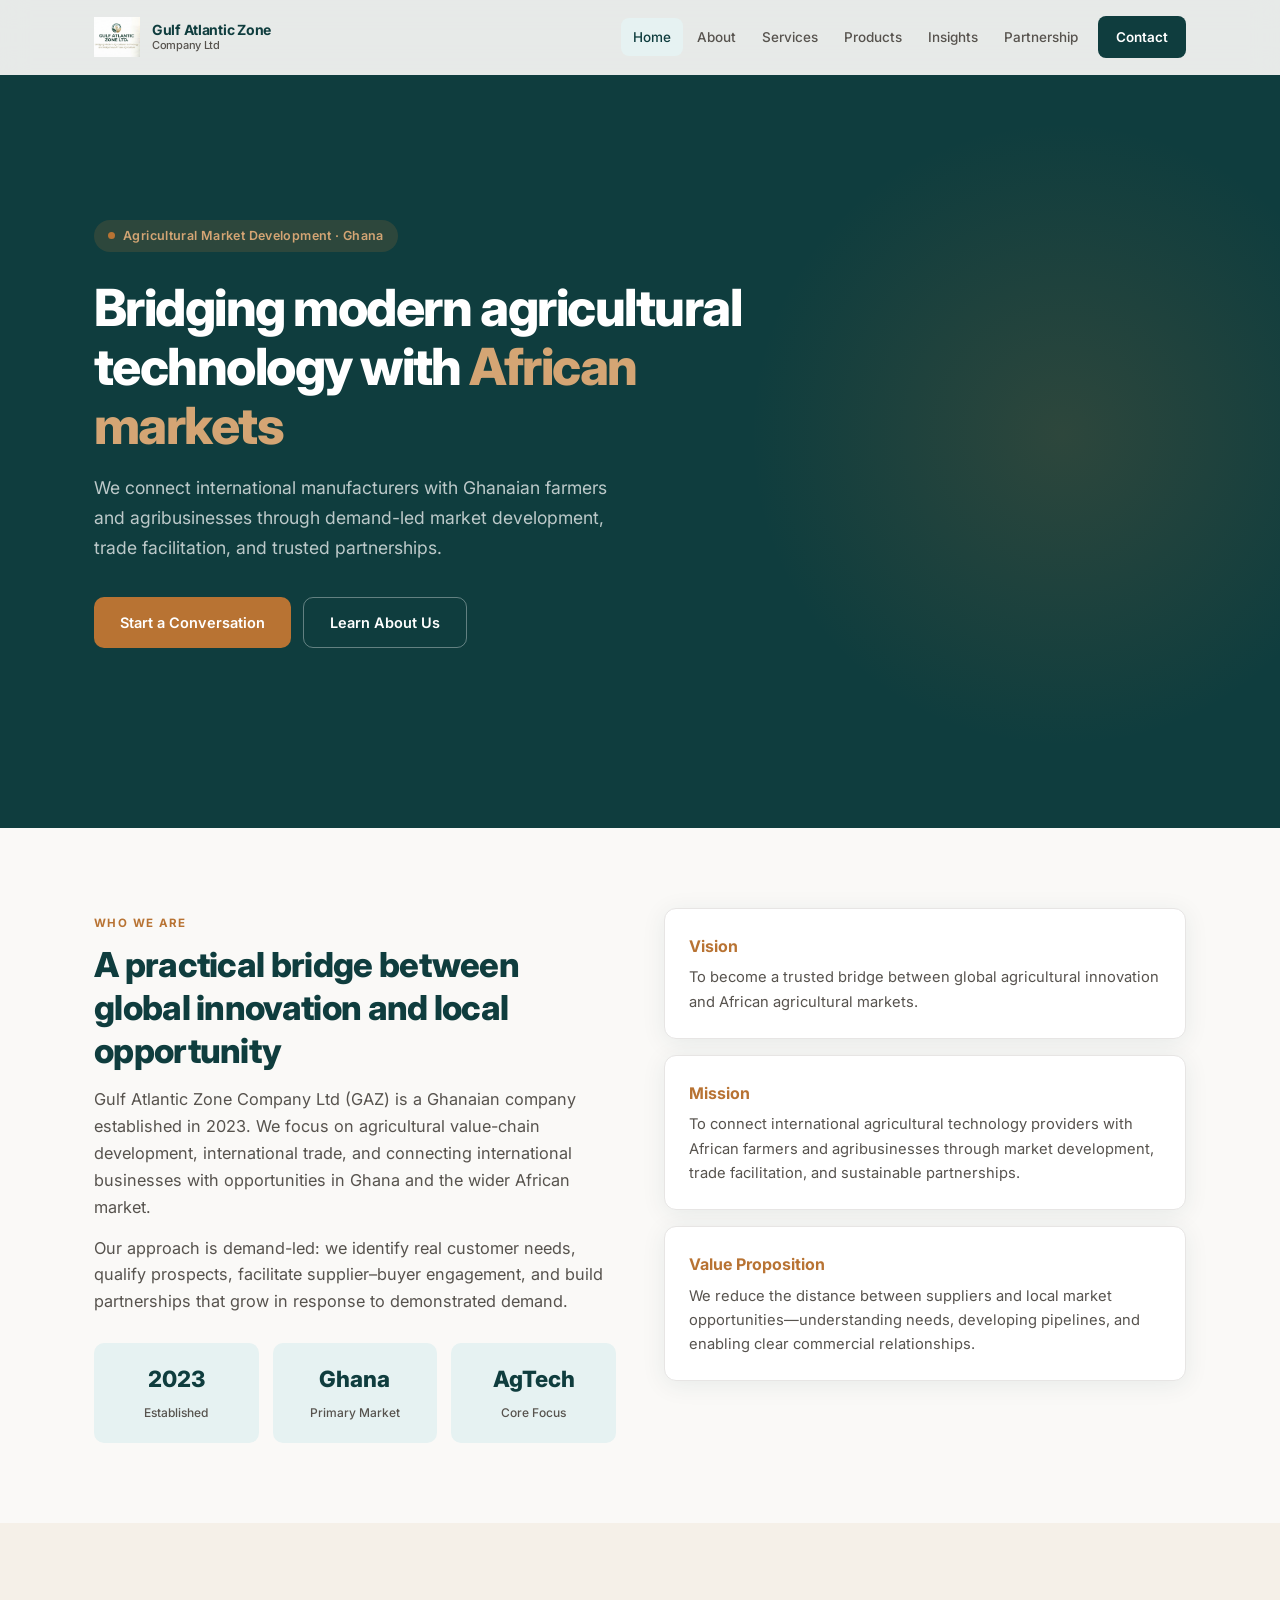
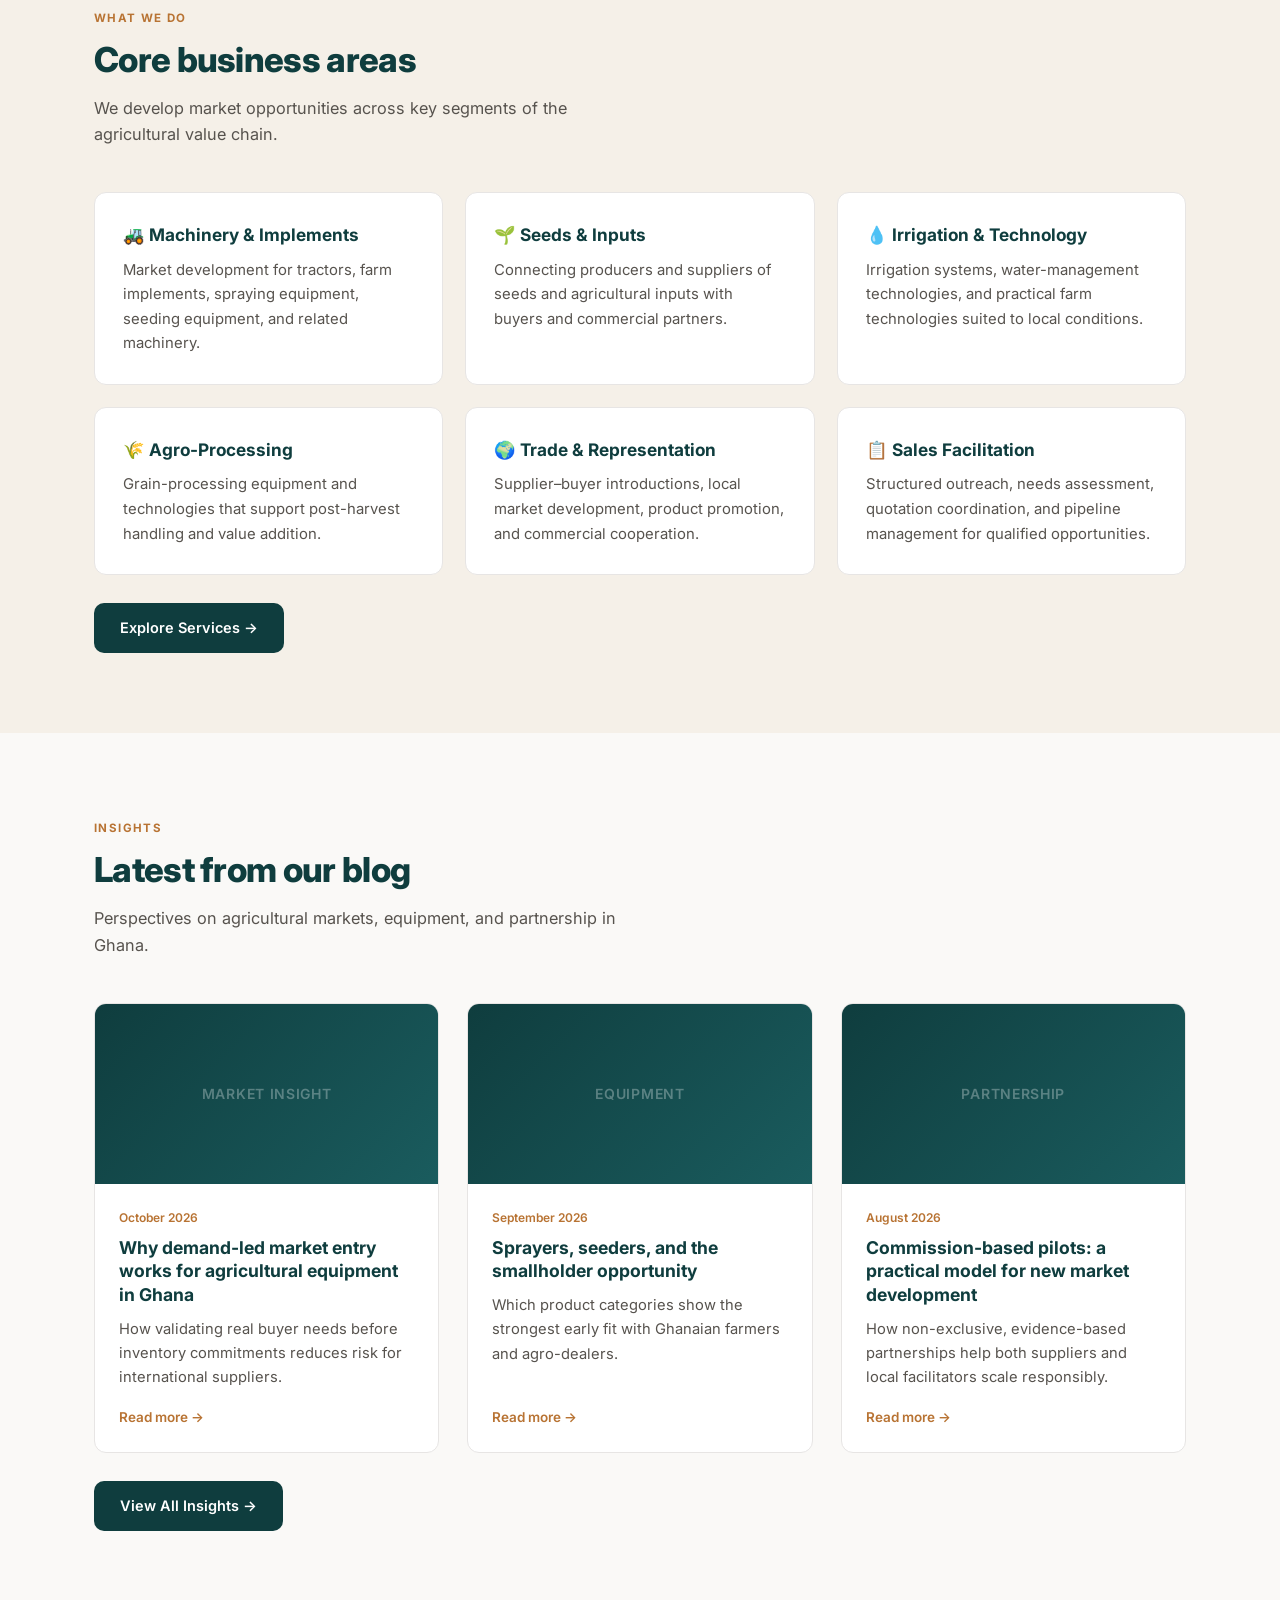
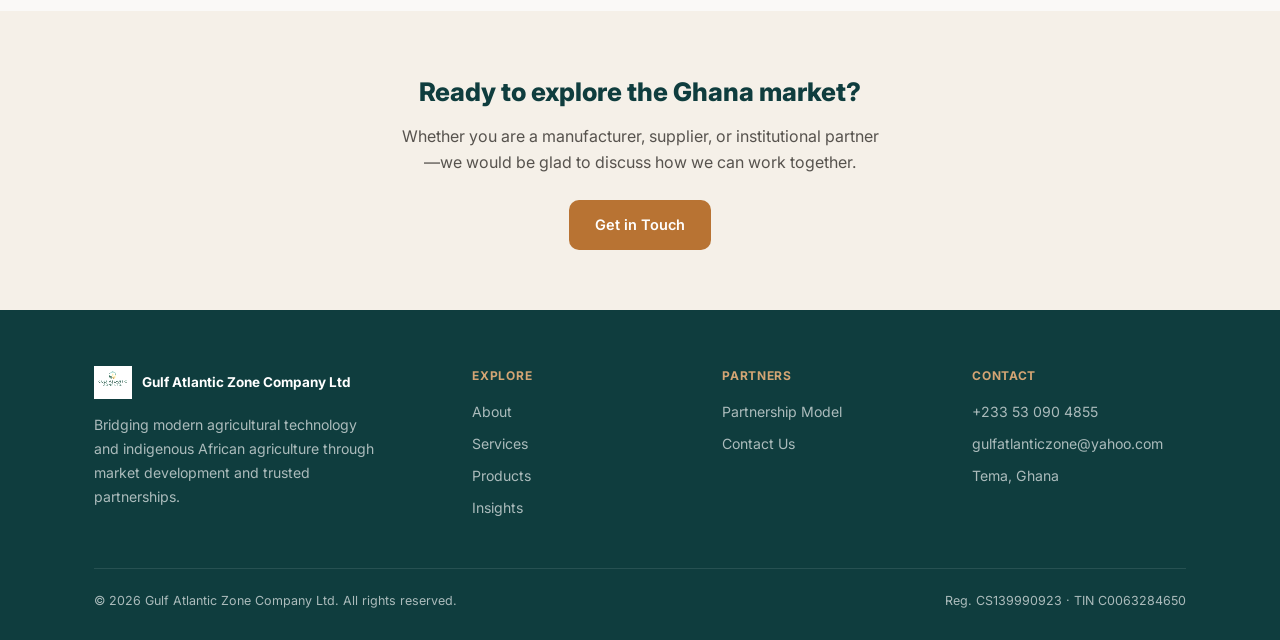
<file: index.html>
<!DOCTYPE html>
<html lang="en">
<head>
  <meta charset="UTF-8" />
  <meta name="viewport" content="width=device-width, initial-scale=1.0" />
  <meta name="description" content="Gulf Atlantic Zone Company Ltd — Bridging modern agricultural technology with African market opportunities in Ghana." />
  <title>Gulf Atlantic Zone Company Ltd | Agricultural Market Development</title>
  <link rel="preconnect" href="https://fonts.googleapis.com" />
  <link href="https://fonts.googleapis.com/css2?family=Inter:wght@400;500;600;700;800&display=swap" rel="stylesheet" />
  <link rel="stylesheet" href="css/styles.css" />
</head>
<body>
  <nav class="navbar" id="navbar">
    <div class="container nav-inner">
      <a href="index.html" class="nav-brand">
        <img src="images/logo.png" alt="GAZ Logo" />
        <span>Gulf Atlantic Zone<small>Company Ltd</small></span>
      </a>
      <div class="nav-links" id="navLinks">
        <a href="index.html" class="active">Home</a>
        <a href="about.html">About</a>
        <a href="services.html">Services</a>
        <a href="products.html">Products</a>
        <a href="blog.html">Insights</a>
        <a href="partnership.html">Partnership</a>
        <a href="contact.html" class="nav-cta">Contact</a>
      </div>
      <button class="hamburger" id="hamburger" aria-label="Menu"><span></span><span></span><span></span></button>
    </div>
  </nav>

  <section class="hero" id="home">
    <div class="container">
      <div class="hero-content">
        <div class="hero-badge">Agricultural Market Development · Ghana</div>
        <h1>Bridging modern agricultural technology with <span>African markets</span></h1>
        <p class="hero-sub">
          We connect international manufacturers with Ghanaian farmers and agribusinesses through demand-led market development, trade facilitation, and trusted partnerships.
        </p>
        <div class="hero-actions">
          <a href="contact.html" class="btn btn-primary">Start a Conversation</a>
          <a href="about.html" class="btn btn-outline">Learn About Us</a>
        </div>
      </div>
    </div>
  </section>

  <section>
    <div class="container">
      <div class="about-grid">
        <div class="about-text">
          <span class="section-label">Who We Are</span>
          <h2 class="section-title">A practical bridge between global innovation and local opportunity</h2>
          <p>Gulf Atlantic Zone Company Ltd (GAZ) is a Ghanaian company established in 2023. We focus on agricultural value-chain development, international trade, and connecting international businesses with opportunities in Ghana and the wider African market.</p>
          <p>Our approach is demand-led: we identify real customer needs, qualify prospects, facilitate supplier–buyer engagement, and build partnerships that grow in response to demonstrated demand.</p>
          <div class="stats-row">
            <div class="stat"><strong>2023</strong><span>Established</span></div>
            <div class="stat"><strong>Ghana</strong><span>Primary Market</span></div>
            <div class="stat"><strong>AgTech</strong><span>Core Focus</span></div>
          </div>
        </div>
        <div class="vmv-stack">
          <div class="vmv-card"><h3>Vision</h3><p>To become a trusted bridge between global agricultural innovation and African agricultural markets.</p></div>
          <div class="vmv-card"><h3>Mission</h3><p>To connect international agricultural technology providers with African farmers and agribusinesses through market development, trade facilitation, and sustainable partnerships.</p></div>
          <div class="vmv-card"><h3>Value Proposition</h3><p>We reduce the distance between suppliers and local market opportunities—understanding needs, developing pipelines, and enabling clear commercial relationships.</p></div>
        </div>
      </div>
    </div>
  </section>

  <section class="bg-sand">
    <div class="container">
      <span class="section-label">What We Do</span>
      <h2 class="section-title">Core business areas</h2>
      <p class="section-desc">We develop market opportunities across key segments of the agricultural value chain.</p>
      <div class="card-grid">
        <div class="card"><h3>🚜 Machinery & Implements</h3><p>Market development for tractors, farm implements, spraying equipment, seeding equipment, and related machinery.</p></div>
        <div class="card"><h3>🌱 Seeds & Inputs</h3><p>Connecting producers and suppliers of seeds and agricultural inputs with buyers and commercial partners.</p></div>
        <div class="card"><h3>💧 Irrigation & Technology</h3><p>Irrigation systems, water-management technologies, and practical farm technologies suited to local conditions.</p></div>
        <div class="card"><h3>🌾 Agro-Processing</h3><p>Grain-processing equipment and technologies that support post-harvest handling and value addition.</p></div>
        <div class="card"><h3>🌍 Trade & Representation</h3><p>Supplier–buyer introductions, local market development, product promotion, and commercial cooperation.</p></div>
        <div class="card"><h3>📋 Sales Facilitation</h3><p>Structured outreach, needs assessment, quotation coordination, and pipeline management for qualified opportunities.</p></div>
      </div>
      <p style="margin-top:28px;"><a href="services.html" class="btn btn-teal">Explore Services →</a></p>
    </div>
  </section>

  <section>
    <div class="container">
      <span class="section-label">Insights</span>
      <h2 class="section-title">Latest from our blog</h2>
      <p class="section-desc">Perspectives on agricultural markets, equipment, and partnership in Ghana.</p>
      <div class="blog-grid">
        <a href="blog-post-1.html" class="blog-card">
          <div class="blog-img">MARKET INSIGHT</div>
          <div class="blog-body">
            <div class="blog-date">October 2026</div>
            <h3>Why demand-led market entry works for agricultural equipment in Ghana</h3>
            <p>How validating real buyer needs before inventory commitments reduces risk for international suppliers.</p>
            <span class="blog-link">Read more →</span>
          </div>
        </a>
        <a href="blog-post-2.html" class="blog-card">
          <div class="blog-img">EQUIPMENT</div>
          <div class="blog-body">
            <div class="blog-date">September 2026</div>
            <h3>Sprayers, seeders, and the smallholder opportunity</h3>
            <p>Which product categories show the strongest early fit with Ghanaian farmers and agro-dealers.</p>
            <span class="blog-link">Read more →</span>
          </div>
        </a>
        <a href="blog-post-3.html" class="blog-card">
          <div class="blog-img">PARTNERSHIP</div>
          <div class="blog-body">
            <div class="blog-date">August 2026</div>
            <h3>Commission-based pilots: a practical model for new market development</h3>
            <p>How non-exclusive, evidence-based partnerships help both suppliers and local facilitators scale responsibly.</p>
            <span class="blog-link">Read more →</span>
          </div>
        </a>
      </div>
      <p style="margin-top:28px;"><a href="blog.html" class="btn btn-teal">View All Insights →</a></p>
    </div>
  </section>

  <section class="cta-band">
    <div class="container">
      <h2>Ready to explore the Ghana market?</h2>
      <p>Whether you are a manufacturer, supplier, or institutional partner—we would be glad to discuss how we can work together.</p>
      <a href="contact.html" class="btn btn-primary">Get in Touch</a>
    </div>
  </section>

  <footer>
    <div class="container">
      <div class="footer-grid">
        <div>
          <div class="footer-brand">
            <img src="images/logo.png" alt="GAZ" />
            <span>Gulf Atlantic Zone Company Ltd</span>
          </div>
          <p class="footer-about">Bridging modern agricultural technology and indigenous African agriculture through market development and trusted partnerships.</p>
        </div>
        <div class="footer-col">
          <h4>Explore</h4>
          <a href="about.html">About</a>
          <a href="services.html">Services</a>
          <a href="products.html">Products</a>
          <a href="blog.html">Insights</a>
        </div>
        <div class="footer-col">
          <h4>Partners</h4>
          <a href="partnership.html">Partnership Model</a>
          <a href="contact.html">Contact Us</a>
        </div>
        <div class="footer-col">
          <h4>Contact</h4>
          <a href="https://wa.me/233530904855">+233 53 090 4855</a>
          <a href="mailto:gulfatlanticzone@yahoo.com">gulfatlanticzone@yahoo.com</a>
          <p>Tema, Ghana</p>
        </div>
      </div>
      <div class="footer-bottom">
        <span>&copy; 2026 Gulf Atlantic Zone Company Ltd. All rights reserved.</span>
        <span>Reg. CS139990923 · TIN C0063284650</span>
      </div>
    </div>
  </footer>
  <a href="#home" class="back-top" id="backTop">↑</a>
  <script src="js/main.js"></script>
</body>
</html>
</file>
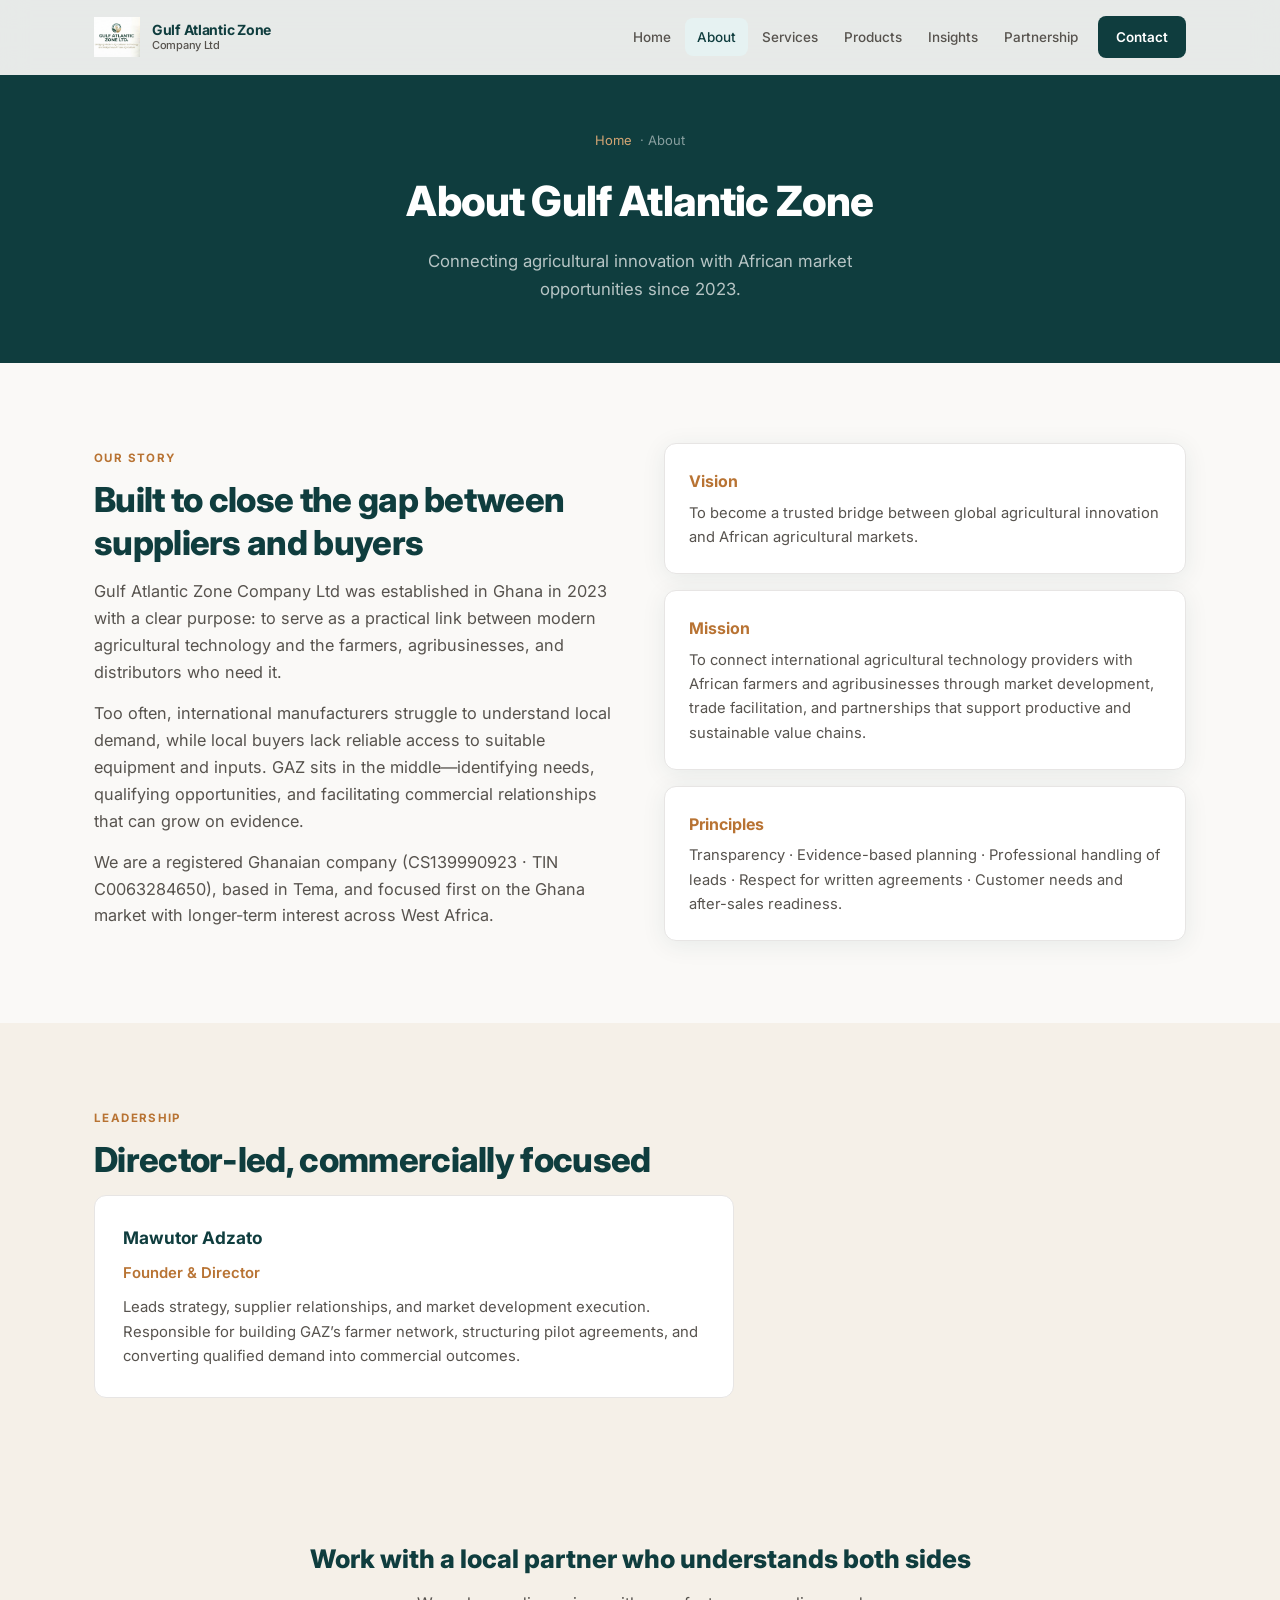
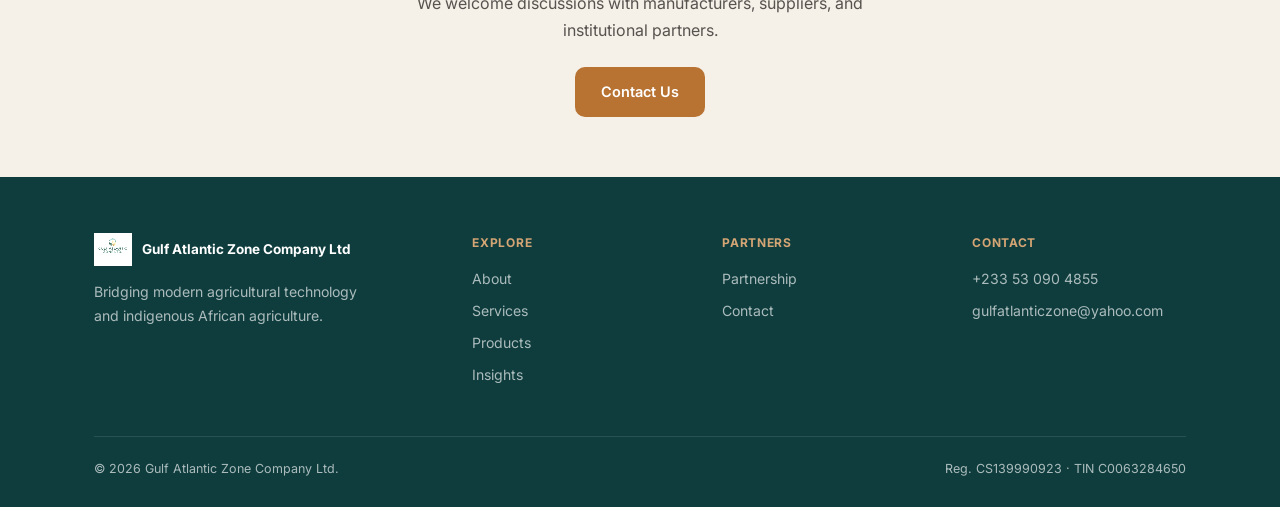
<file: about.html>
<!DOCTYPE html>
<html lang="en">
<head>
  <meta charset="UTF-8" />
  <meta name="viewport" content="width=device-width, initial-scale=1.0" />
  <meta name="description" content="About Gulf Atlantic Zone Company Ltd — Ghanaian agricultural market development and trade facilitation." />
  <title>About Us | Gulf Atlantic Zone Company Ltd</title>
  <link href="https://fonts.googleapis.com/css2?family=Inter:wght@400;500;600;700;800&display=swap" rel="stylesheet" />
  <link rel="stylesheet" href="css/styles.css" />
</head>
<body>
  <nav class="navbar" id="navbar">
    <div class="container nav-inner">
      <a href="index.html" class="nav-brand">
        <img src="images/logo.png" alt="GAZ Logo" />
        <span>Gulf Atlantic Zone<small>Company Ltd</small></span>
      </a>
      <div class="nav-links" id="navLinks">
        <a href="index.html">Home</a>
        <a href="about.html" class="active">About</a>
        <a href="services.html">Services</a>
        <a href="products.html">Products</a>
        <a href="blog.html">Insights</a>
        <a href="partnership.html">Partnership</a>
        <a href="contact.html" class="nav-cta">Contact</a>
      </div>
      <button class="hamburger" id="hamburger" aria-label="Menu"><span></span><span></span><span></span></button>
    </div>
  </nav>

  <div class="page-hero">
    <div class="container">
      <div class="breadcrumb"><a href="index.html">Home</a> · About</div>
      <h1>About Gulf Atlantic Zone</h1>
      <p>Connecting agricultural innovation with African market opportunities since 2023.</p>
    </div>
  </div>

  <section>
    <div class="container">
      <div class="about-grid">
        <div class="about-text">
          <span class="section-label">Our Story</span>
          <h2 class="section-title">Built to close the gap between suppliers and buyers</h2>
          <p>Gulf Atlantic Zone Company Ltd was established in Ghana in 2023 with a clear purpose: to serve as a practical link between modern agricultural technology and the farmers, agribusinesses, and distributors who need it.</p>
          <p>Too often, international manufacturers struggle to understand local demand, while local buyers lack reliable access to suitable equipment and inputs. GAZ sits in the middle—identifying needs, qualifying opportunities, and facilitating commercial relationships that can grow on evidence.</p>
          <p>We are a registered Ghanaian company (CS139990923 · TIN C0063284650), based in Tema, and focused first on the Ghana market with longer-term interest across West Africa.</p>
        </div>
        <div class="vmv-stack">
          <div class="vmv-card"><h3>Vision</h3><p>To become a trusted bridge between global agricultural innovation and African agricultural markets.</p></div>
          <div class="vmv-card"><h3>Mission</h3><p>To connect international agricultural technology providers with African farmers and agribusinesses through market development, trade facilitation, and partnerships that support productive and sustainable value chains.</p></div>
          <div class="vmv-card"><h3>Principles</h3><p>Transparency · Evidence-based planning · Professional handling of leads · Respect for written agreements · Customer needs and after-sales readiness.</p></div>
        </div>
      </div>
    </div>
  </section>

  <section class="bg-sand">
    <div class="container">
      <span class="section-label">Leadership</span>
      <h2 class="section-title">Director-led, commercially focused</h2>
      <div class="card-grid" style="max-width:640px;">
        <div class="card">
          <h3>Mawutor Adzato</h3>
          <p style="color:var(--copper);font-weight:600;margin-bottom:10px;">Founder & Director</p>
          <p>Leads strategy, supplier relationships, and market development execution. Responsible for building GAZ’s farmer network, structuring pilot agreements, and converting qualified demand into commercial outcomes.</p>
        </div>
      </div>
    </div>
  </section>

  <section class="cta-band">
    <div class="container">
      <h2>Work with a local partner who understands both sides</h2>
      <p>We welcome discussions with manufacturers, suppliers, and institutional partners.</p>
      <a href="contact.html" class="btn btn-primary">Contact Us</a>
    </div>
  </section>

  <footer>
    <div class="container">
      <div class="footer-grid">
        <div>
          <div class="footer-brand"><img src="images/logo.png" alt="GAZ" /><span>Gulf Atlantic Zone Company Ltd</span></div>
          <p class="footer-about">Bridging modern agricultural technology and indigenous African agriculture.</p>
        </div>
        <div class="footer-col"><h4>Explore</h4><a href="about.html">About</a><a href="services.html">Services</a><a href="products.html">Products</a><a href="blog.html">Insights</a></div>
        <div class="footer-col"><h4>Partners</h4><a href="partnership.html">Partnership</a><a href="contact.html">Contact</a></div>
        <div class="footer-col"><h4>Contact</h4><a href="https://wa.me/233530904855">+233 53 090 4855</a><a href="mailto:gulfatlanticzone@yahoo.com">gulfatlanticzone@yahoo.com</a></div>
      </div>
      <div class="footer-bottom"><span>&copy; 2026 Gulf Atlantic Zone Company Ltd.</span><span>Reg. CS139990923 · TIN C0063284650</span></div>
    </div>
  </footer>
  <a href="#" class="back-top" id="backTop">↑</a>
  <script src="js/main.js"></script>
</body>
</html>
</file>
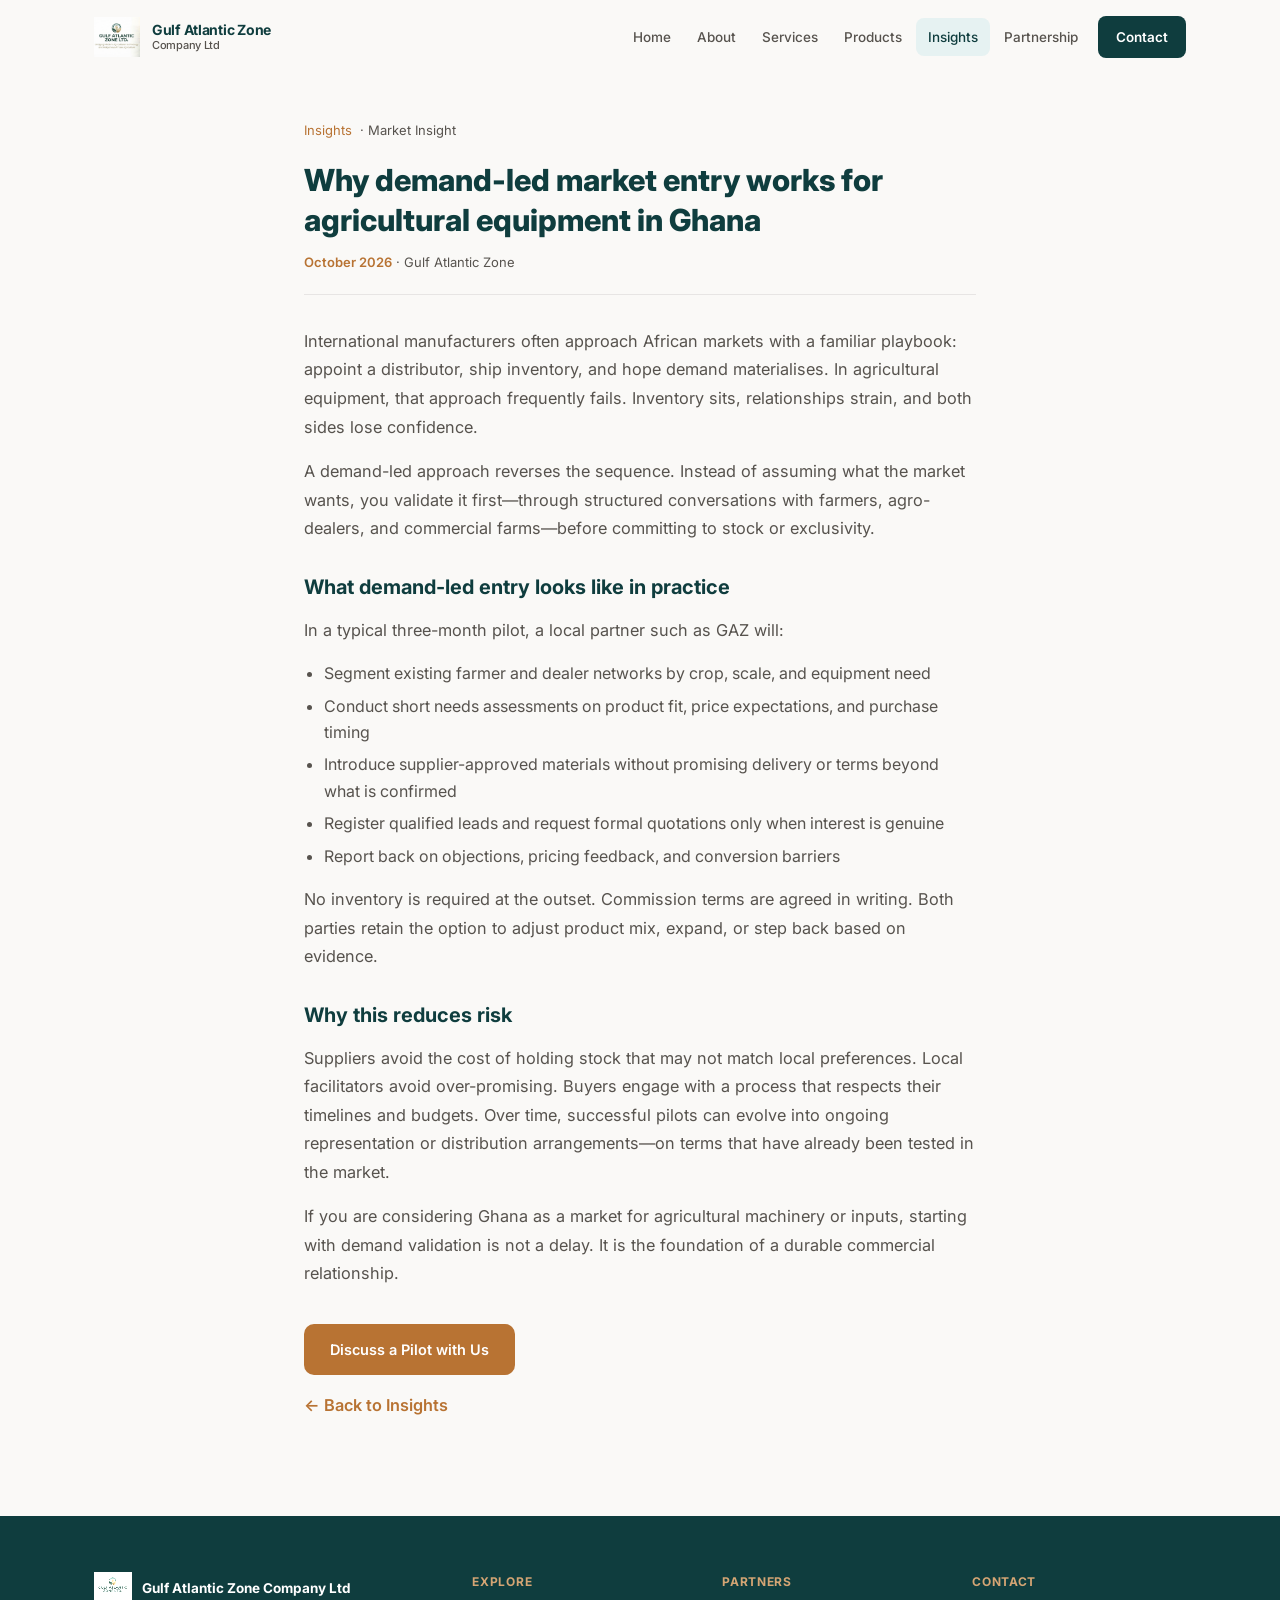
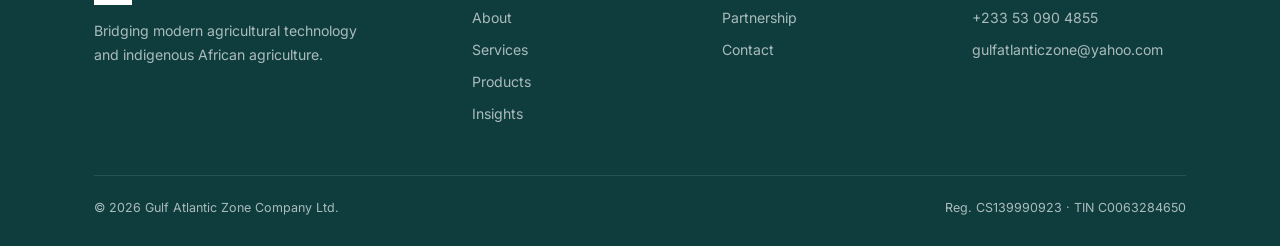
<file: blog-post-1.html>
<!DOCTYPE html>
<html lang="en">
<head>
  <meta charset="UTF-8" />
  <meta name="viewport" content="width=device-width, initial-scale=1.0" />
  <title>Why demand-led market entry works | Gulf Atlantic Zone</title>
  <link href="https://fonts.googleapis.com/css2?family=Inter:wght@400;500;600;700;800&display=swap" rel="stylesheet" />
  <link rel="stylesheet" href="css/styles.css" />
</head>
<body>
  <nav class="navbar" id="navbar">
    <div class="container nav-inner">
      <a href="index.html" class="nav-brand"><img src="images/logo.png" alt="GAZ" /><span>Gulf Atlantic Zone<small>Company Ltd</small></span></a>
      <div class="nav-links" id="navLinks">
        <a href="index.html">Home</a><a href="about.html">About</a>
        <a href="services.html">Services</a><a href="products.html">Products</a>
        <a href="blog.html" class="active">Insights</a>
        <a href="partnership.html">Partnership</a>
        <a href="contact.html" class="nav-cta">Contact</a>
      </div>
      <button class="hamburger" id="hamburger" aria-label="Menu"><span></span><span></span><span></span></button>
    </div>
  </nav>

  <article class="article" style="padding-top:120px;">
    <div class="breadcrumb" style="justify-content:flex-start;color:var(--muted);margin-bottom:20px;">
      <a href="blog.html" style="color:var(--copper);">Insights</a> · Market Insight
    </div>
    <h1>Why demand-led market entry works for agricultural equipment in Ghana</h1>
    <div class="article-meta"><span>October 2026</span> · Gulf Atlantic Zone</div>

    <p>International manufacturers often approach African markets with a familiar playbook: appoint a distributor, ship inventory, and hope demand materialises. In agricultural equipment, that approach frequently fails. Inventory sits, relationships strain, and both sides lose confidence.</p>

    <p>A demand-led approach reverses the sequence. Instead of assuming what the market wants, you validate it first—through structured conversations with farmers, agro-dealers, and commercial farms—before committing to stock or exclusivity.</p>

    <h2>What demand-led entry looks like in practice</h2>
    <p>In a typical three-month pilot, a local partner such as GAZ will:</p>
    <ul>
      <li>Segment existing farmer and dealer networks by crop, scale, and equipment need</li>
      <li>Conduct short needs assessments on product fit, price expectations, and purchase timing</li>
      <li>Introduce supplier-approved materials without promising delivery or terms beyond what is confirmed</li>
      <li>Register qualified leads and request formal quotations only when interest is genuine</li>
      <li>Report back on objections, pricing feedback, and conversion barriers</li>
    </ul>

    <p>No inventory is required at the outset. Commission terms are agreed in writing. Both parties retain the option to adjust product mix, expand, or step back based on evidence.</p>

    <h2>Why this reduces risk</h2>
    <p>Suppliers avoid the cost of holding stock that may not match local preferences. Local facilitators avoid over-promising. Buyers engage with a process that respects their timelines and budgets. Over time, successful pilots can evolve into ongoing representation or distribution arrangements—on terms that have already been tested in the market.</p>

    <p>If you are considering Ghana as a market for agricultural machinery or inputs, starting with demand validation is not a delay. It is the foundation of a durable commercial relationship.</p>

    <p style="margin-top:36px;"><a href="contact.html" class="btn btn-primary">Discuss a Pilot with Us</a></p>
    <p style="margin-top:16px;"><a href="blog.html" style="color:var(--copper);font-weight:600;">← Back to Insights</a></p>
  </article>

  <footer>
    <div class="container">
      <div class="footer-grid">
        <div><div class="footer-brand"><img src="images/logo.png" alt="GAZ" /><span>Gulf Atlantic Zone Company Ltd</span></div><p class="footer-about">Bridging modern agricultural technology and indigenous African agriculture.</p></div>
        <div class="footer-col"><h4>Explore</h4><a href="about.html">About</a><a href="services.html">Services</a><a href="products.html">Products</a><a href="blog.html">Insights</a></div>
        <div class="footer-col"><h4>Partners</h4><a href="partnership.html">Partnership</a><a href="contact.html">Contact</a></div>
        <div class="footer-col"><h4>Contact</h4><a href="https://wa.me/233530904855">+233 53 090 4855</a><a href="mailto:gulfatlanticzone@yahoo.com">gulfatlanticzone@yahoo.com</a></div>
      </div>
      <div class="footer-bottom"><span>&copy; 2026 Gulf Atlantic Zone Company Ltd.</span><span>Reg. CS139990923 · TIN C0063284650</span></div>
    </div>
  </footer>
  <a href="#" class="back-top" id="backTop">↑</a>
  <script src="js/main.js"></script>
</body>
</html>
</file>
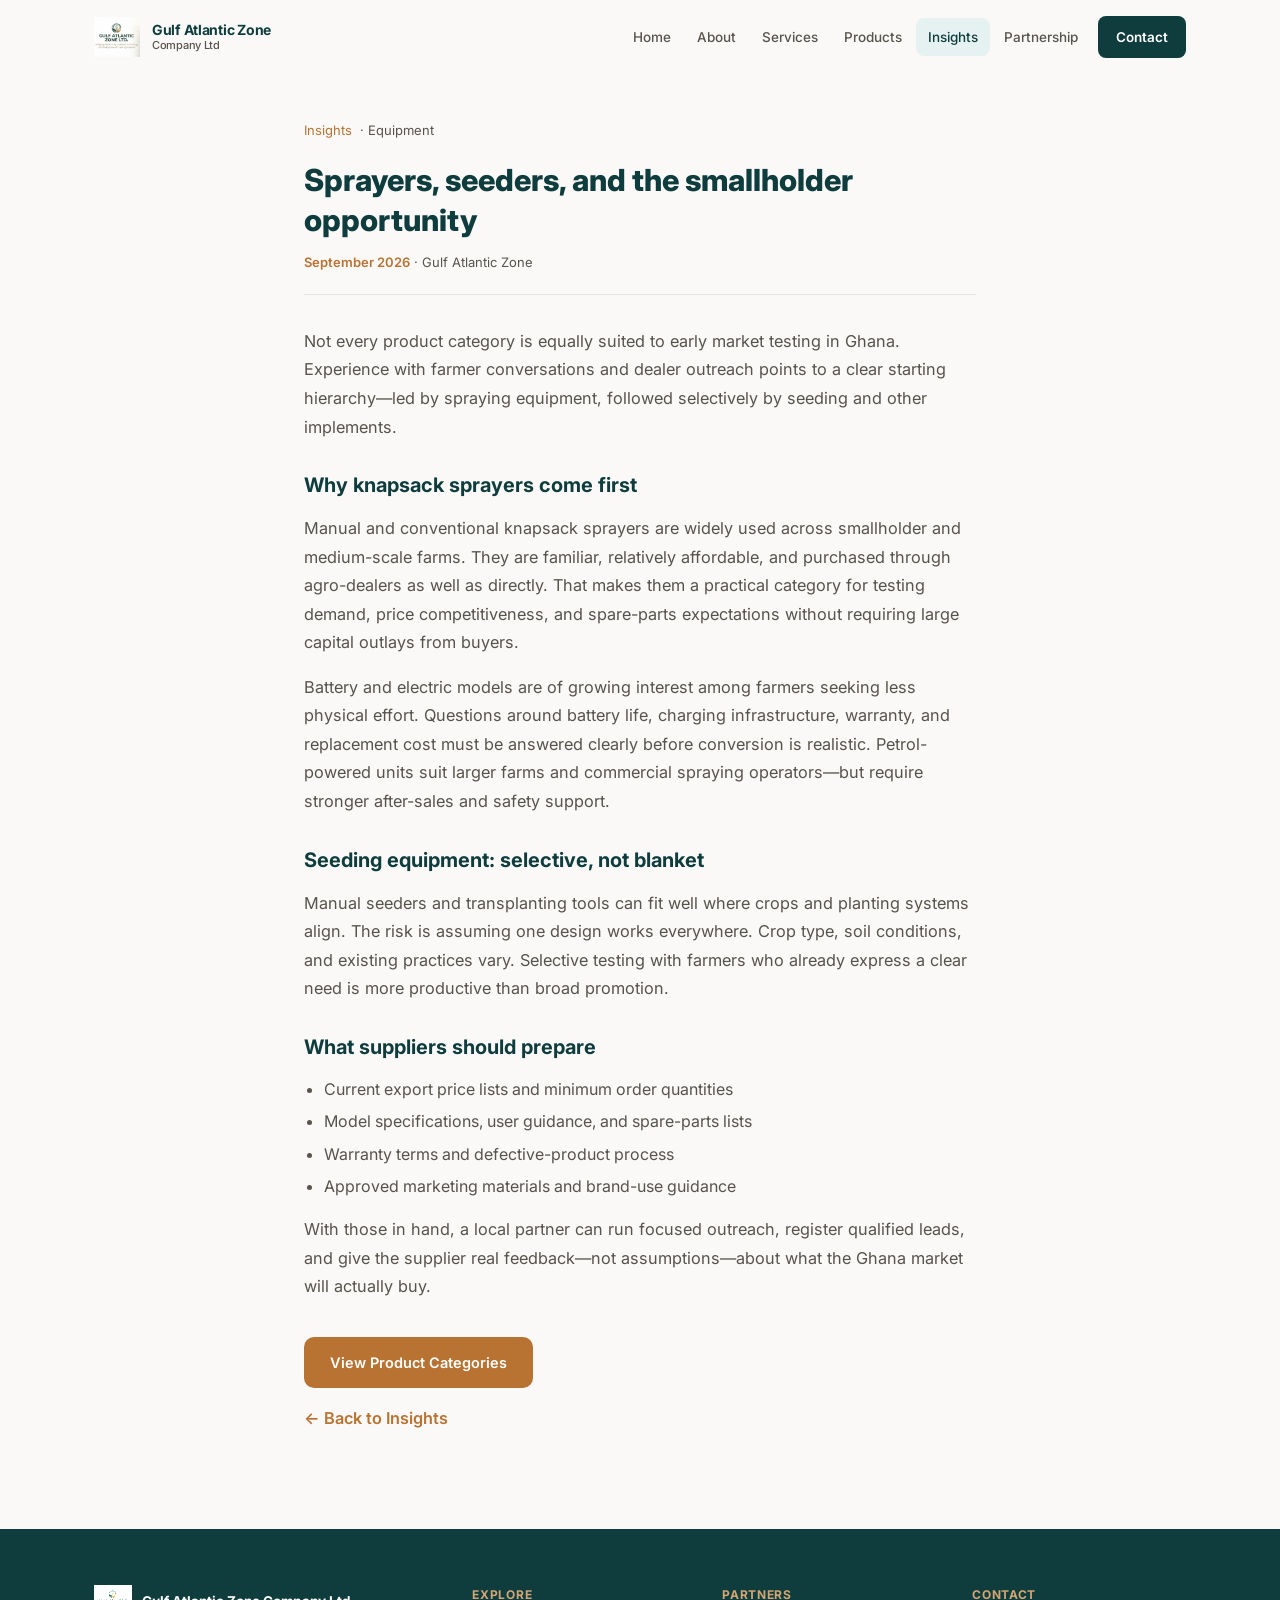
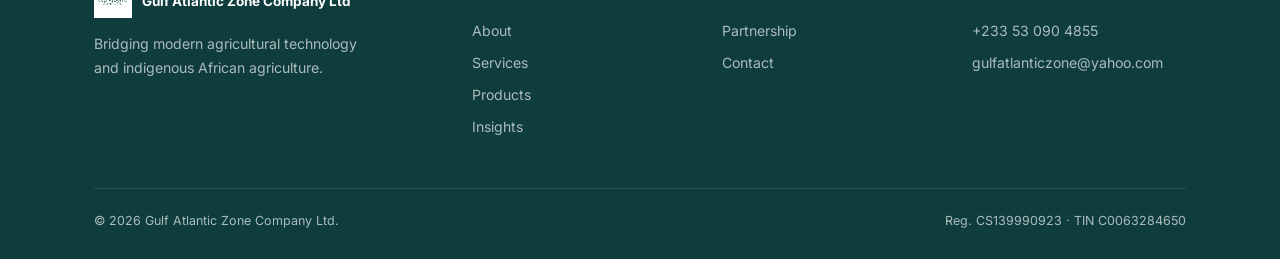
<file: blog-post-2.html>
<!DOCTYPE html>
<html lang="en">
<head>
  <meta charset="UTF-8" />
  <meta name="viewport" content="width=device-width, initial-scale=1.0" />
  <title>Sprayers, seeders, and the smallholder opportunity | Gulf Atlantic Zone</title>
  <link href="https://fonts.googleapis.com/css2?family=Inter:wght@400;500;600;700;800&display=swap" rel="stylesheet" />
  <link rel="stylesheet" href="css/styles.css" />
</head>
<body>
  <nav class="navbar" id="navbar">
    <div class="container nav-inner">
      <a href="index.html" class="nav-brand"><img src="images/logo.png" alt="GAZ" /><span>Gulf Atlantic Zone<small>Company Ltd</small></span></a>
      <div class="nav-links" id="navLinks">
        <a href="index.html">Home</a><a href="about.html">About</a>
        <a href="services.html">Services</a><a href="products.html">Products</a>
        <a href="blog.html" class="active">Insights</a>
        <a href="partnership.html">Partnership</a>
        <a href="contact.html" class="nav-cta">Contact</a>
      </div>
      <button class="hamburger" id="hamburger" aria-label="Menu"><span></span><span></span><span></span></button>
    </div>
  </nav>

  <article class="article" style="padding-top:120px;">
    <div class="breadcrumb" style="justify-content:flex-start;color:var(--muted);margin-bottom:20px;">
      <a href="blog.html" style="color:var(--copper);">Insights</a> · Equipment
    </div>
    <h1>Sprayers, seeders, and the smallholder opportunity</h1>
    <div class="article-meta"><span>September 2026</span> · Gulf Atlantic Zone</div>

    <p>Not every product category is equally suited to early market testing in Ghana. Experience with farmer conversations and dealer outreach points to a clear starting hierarchy—led by spraying equipment, followed selectively by seeding and other implements.</p>

    <h2>Why knapsack sprayers come first</h2>
    <p>Manual and conventional knapsack sprayers are widely used across smallholder and medium-scale farms. They are familiar, relatively affordable, and purchased through agro-dealers as well as directly. That makes them a practical category for testing demand, price competitiveness, and spare-parts expectations without requiring large capital outlays from buyers.</p>

    <p>Battery and electric models are of growing interest among farmers seeking less physical effort. Questions around battery life, charging infrastructure, warranty, and replacement cost must be answered clearly before conversion is realistic. Petrol-powered units suit larger farms and commercial spraying operators—but require stronger after-sales and safety support.</p>

    <h2>Seeding equipment: selective, not blanket</h2>
    <p>Manual seeders and transplanting tools can fit well where crops and planting systems align. The risk is assuming one design works everywhere. Crop type, soil conditions, and existing practices vary. Selective testing with farmers who already express a clear need is more productive than broad promotion.</p>

    <h2>What suppliers should prepare</h2>
    <ul>
      <li>Current export price lists and minimum order quantities</li>
      <li>Model specifications, user guidance, and spare-parts lists</li>
      <li>Warranty terms and defective-product process</li>
      <li>Approved marketing materials and brand-use guidance</li>
    </ul>

    <p>With those in hand, a local partner can run focused outreach, register qualified leads, and give the supplier real feedback—not assumptions—about what the Ghana market will actually buy.</p>

    <p style="margin-top:36px;"><a href="products.html" class="btn btn-primary">View Product Categories</a></p>
    <p style="margin-top:16px;"><a href="blog.html" style="color:var(--copper);font-weight:600;">← Back to Insights</a></p>
  </article>

  <footer>
    <div class="container">
      <div class="footer-grid">
        <div><div class="footer-brand"><img src="images/logo.png" alt="GAZ" /><span>Gulf Atlantic Zone Company Ltd</span></div><p class="footer-about">Bridging modern agricultural technology and indigenous African agriculture.</p></div>
        <div class="footer-col"><h4>Explore</h4><a href="about.html">About</a><a href="services.html">Services</a><a href="products.html">Products</a><a href="blog.html">Insights</a></div>
        <div class="footer-col"><h4>Partners</h4><a href="partnership.html">Partnership</a><a href="contact.html">Contact</a></div>
        <div class="footer-col"><h4>Contact</h4><a href="https://wa.me/233530904855">+233 53 090 4855</a><a href="mailto:gulfatlanticzone@yahoo.com">gulfatlanticzone@yahoo.com</a></div>
      </div>
      <div class="footer-bottom"><span>&copy; 2026 Gulf Atlantic Zone Company Ltd.</span><span>Reg. CS139990923 · TIN C0063284650</span></div>
    </div>
  </footer>
  <a href="#" class="back-top" id="backTop">↑</a>
  <script src="js/main.js"></script>
</body>
</html>
</file>
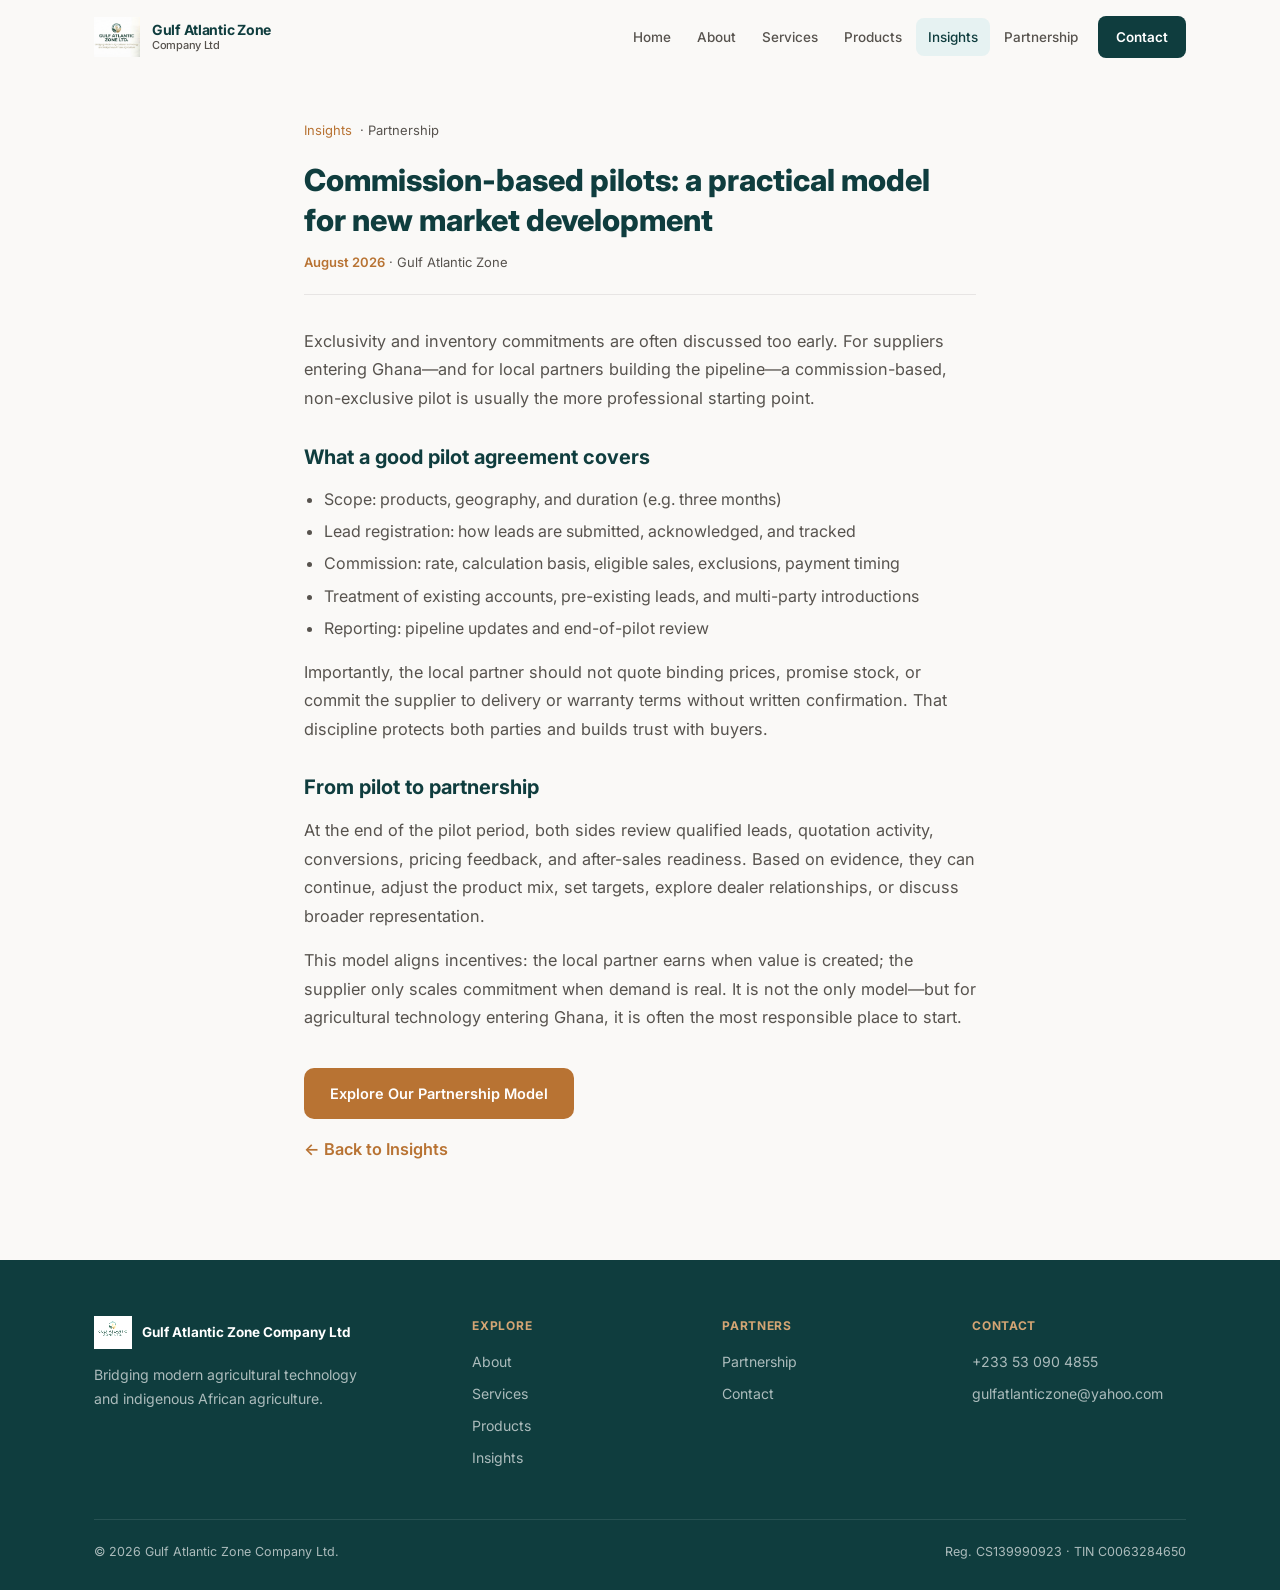
<file: blog-post-3.html>
<!DOCTYPE html>
<html lang="en">
<head>
  <meta charset="UTF-8" />
  <meta name="viewport" content="width=device-width, initial-scale=1.0" />
  <title>Commission-based pilots | Gulf Atlantic Zone</title>
  <link href="https://fonts.googleapis.com/css2?family=Inter:wght@400;500;600;700;800&display=swap" rel="stylesheet" />
  <link rel="stylesheet" href="css/styles.css" />
</head>
<body>
  <nav class="navbar" id="navbar">
    <div class="container nav-inner">
      <a href="index.html" class="nav-brand"><img src="images/logo.png" alt="GAZ" /><span>Gulf Atlantic Zone<small>Company Ltd</small></span></a>
      <div class="nav-links" id="navLinks">
        <a href="index.html">Home</a><a href="about.html">About</a>
        <a href="services.html">Services</a><a href="products.html">Products</a>
        <a href="blog.html" class="active">Insights</a>
        <a href="partnership.html">Partnership</a>
        <a href="contact.html" class="nav-cta">Contact</a>
      </div>
      <button class="hamburger" id="hamburger" aria-label="Menu"><span></span><span></span><span></span></button>
    </div>
  </nav>

  <article class="article" style="padding-top:120px;">
    <div class="breadcrumb" style="justify-content:flex-start;color:var(--muted);margin-bottom:20px;">
      <a href="blog.html" style="color:var(--copper);">Insights</a> · Partnership
    </div>
    <h1>Commission-based pilots: a practical model for new market development</h1>
    <div class="article-meta"><span>August 2026</span> · Gulf Atlantic Zone</div>

    <p>Exclusivity and inventory commitments are often discussed too early. For suppliers entering Ghana—and for local partners building the pipeline—a commission-based, non-exclusive pilot is usually the more professional starting point.</p>

    <h2>What a good pilot agreement covers</h2>
    <ul>
      <li>Scope: products, geography, and duration (e.g. three months)</li>
      <li>Lead registration: how leads are submitted, acknowledged, and tracked</li>
      <li>Commission: rate, calculation basis, eligible sales, exclusions, payment timing</li>
      <li>Treatment of existing accounts, pre-existing leads, and multi-party introductions</li>
      <li>Reporting: pipeline updates and end-of-pilot review</li>
    </ul>

    <p>Importantly, the local partner should not quote binding prices, promise stock, or commit the supplier to delivery or warranty terms without written confirmation. That discipline protects both parties and builds trust with buyers.</p>

    <h2>From pilot to partnership</h2>
    <p>At the end of the pilot period, both sides review qualified leads, quotation activity, conversions, pricing feedback, and after-sales readiness. Based on evidence, they can continue, adjust the product mix, set targets, explore dealer relationships, or discuss broader representation.</p>

    <p>This model aligns incentives: the local partner earns when value is created; the supplier only scales commitment when demand is real. It is not the only model—but for agricultural technology entering Ghana, it is often the most responsible place to start.</p>

    <p style="margin-top:36px;"><a href="partnership.html" class="btn btn-primary">Explore Our Partnership Model</a></p>
    <p style="margin-top:16px;"><a href="blog.html" style="color:var(--copper);font-weight:600;">← Back to Insights</a></p>
  </article>

  <footer>
    <div class="container">
      <div class="footer-grid">
        <div><div class="footer-brand"><img src="images/logo.png" alt="GAZ" /><span>Gulf Atlantic Zone Company Ltd</span></div><p class="footer-about">Bridging modern agricultural technology and indigenous African agriculture.</p></div>
        <div class="footer-col"><h4>Explore</h4><a href="about.html">About</a><a href="services.html">Services</a><a href="products.html">Products</a><a href="blog.html">Insights</a></div>
        <div class="footer-col"><h4>Partners</h4><a href="partnership.html">Partnership</a><a href="contact.html">Contact</a></div>
        <div class="footer-col"><h4>Contact</h4><a href="https://wa.me/233530904855">+233 53 090 4855</a><a href="mailto:gulfatlanticzone@yahoo.com">gulfatlanticzone@yahoo.com</a></div>
      </div>
      <div class="footer-bottom"><span>&copy; 2026 Gulf Atlantic Zone Company Ltd.</span><span>Reg. CS139990923 · TIN C0063284650</span></div>
    </div>
  </footer>
  <a href="#" class="back-top" id="backTop">↑</a>
  <script src="js/main.js"></script>
</body>
</html>
</file>
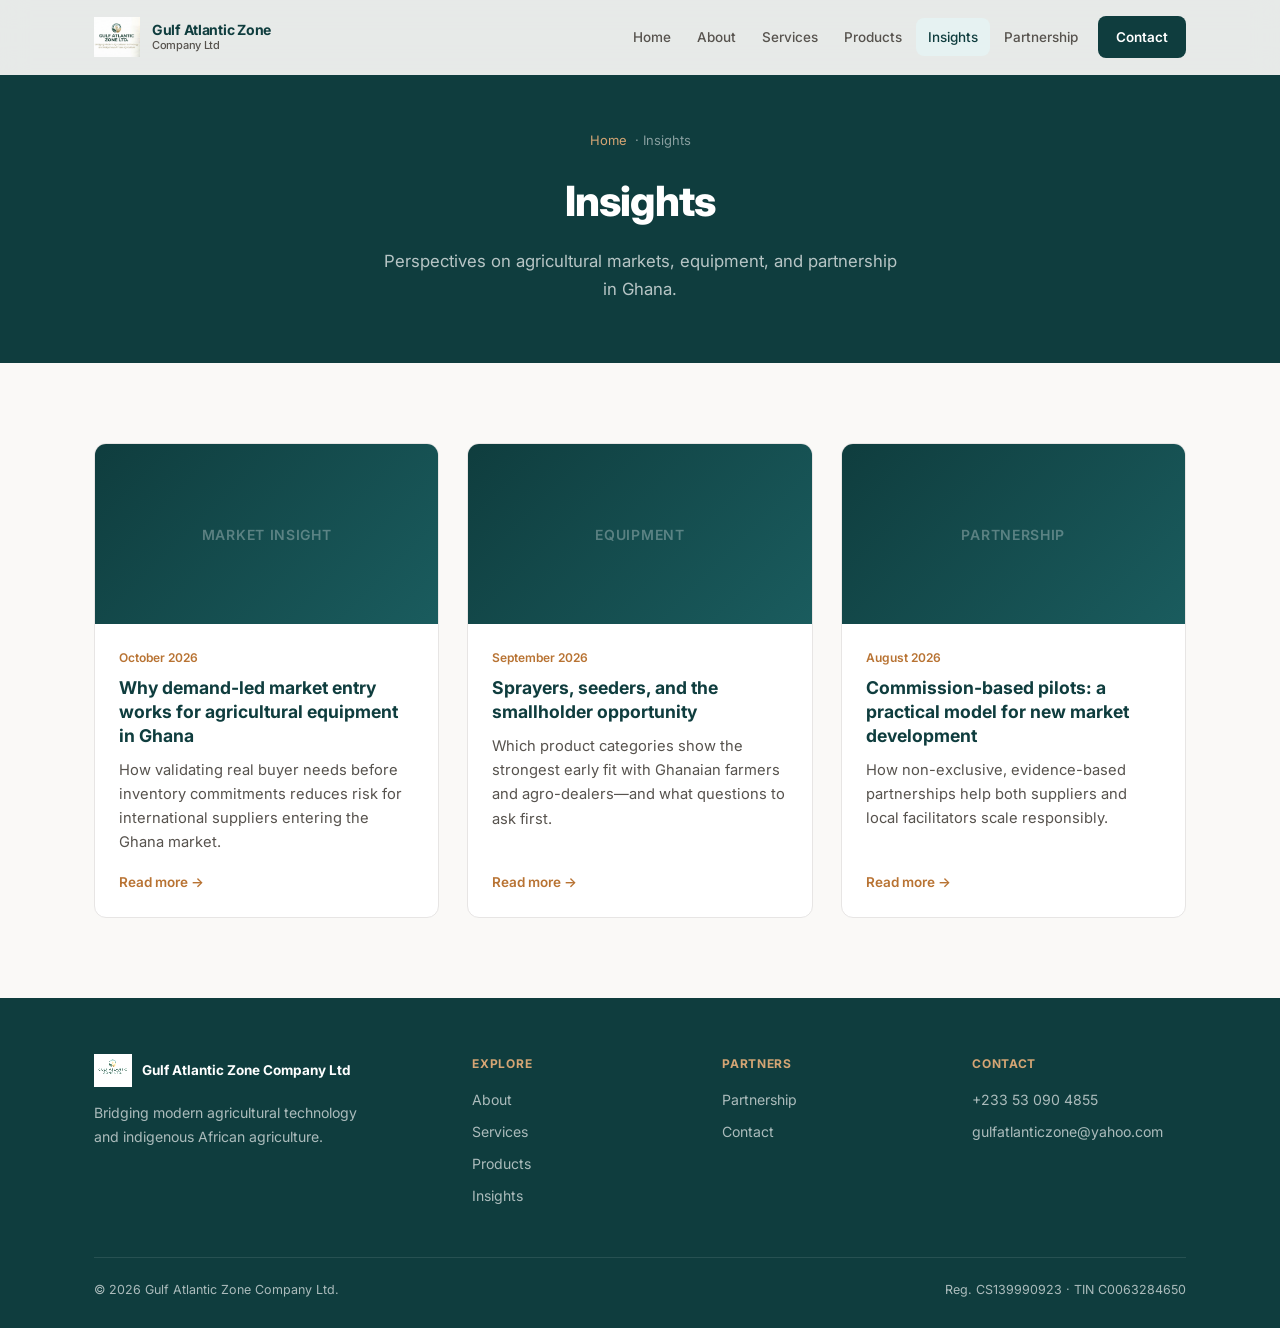
<file: blog.html>
<!DOCTYPE html>
<html lang="en">
<head>
  <meta charset="UTF-8" />
  <meta name="viewport" content="width=device-width, initial-scale=1.0" />
  <title>Insights | Gulf Atlantic Zone Company Ltd</title>
  <link href="https://fonts.googleapis.com/css2?family=Inter:wght@400;500;600;700;800&display=swap" rel="stylesheet" />
  <link rel="stylesheet" href="css/styles.css" />
</head>
<body>
  <nav class="navbar" id="navbar">
    <div class="container nav-inner">
      <a href="index.html" class="nav-brand"><img src="images/logo.png" alt="GAZ" /><span>Gulf Atlantic Zone<small>Company Ltd</small></span></a>
      <div class="nav-links" id="navLinks">
        <a href="index.html">Home</a><a href="about.html">About</a>
        <a href="services.html">Services</a><a href="products.html">Products</a>
        <a href="blog.html" class="active">Insights</a>
        <a href="partnership.html">Partnership</a>
        <a href="contact.html" class="nav-cta">Contact</a>
      </div>
      <button class="hamburger" id="hamburger" aria-label="Menu"><span></span><span></span><span></span></button>
    </div>
  </nav>

  <div class="page-hero">
    <div class="container">
      <div class="breadcrumb"><a href="index.html">Home</a> · Insights</div>
      <h1>Insights</h1>
      <p>Perspectives on agricultural markets, equipment, and partnership in Ghana.</p>
    </div>
  </div>

  <section>
    <div class="container">
      <div class="blog-grid">
        <a href="blog-post-1.html" class="blog-card">
          <div class="blog-img">MARKET INSIGHT</div>
          <div class="blog-body">
            <div class="blog-date">October 2026</div>
            <h3>Why demand-led market entry works for agricultural equipment in Ghana</h3>
            <p>How validating real buyer needs before inventory commitments reduces risk for international suppliers entering the Ghana market.</p>
            <span class="blog-link">Read more →</span>
          </div>
        </a>
        <a href="blog-post-2.html" class="blog-card">
          <div class="blog-img">EQUIPMENT</div>
          <div class="blog-body">
            <div class="blog-date">September 2026</div>
            <h3>Sprayers, seeders, and the smallholder opportunity</h3>
            <p>Which product categories show the strongest early fit with Ghanaian farmers and agro-dealers—and what questions to ask first.</p>
            <span class="blog-link">Read more →</span>
          </div>
        </a>
        <a href="blog-post-3.html" class="blog-card">
          <div class="blog-img">PARTNERSHIP</div>
          <div class="blog-body">
            <div class="blog-date">August 2026</div>
            <h3>Commission-based pilots: a practical model for new market development</h3>
            <p>How non-exclusive, evidence-based partnerships help both suppliers and local facilitators scale responsibly.</p>
            <span class="blog-link">Read more →</span>
          </div>
        </a>
      </div>
    </div>
  </section>

  <footer>
    <div class="container">
      <div class="footer-grid">
        <div><div class="footer-brand"><img src="images/logo.png" alt="GAZ" /><span>Gulf Atlantic Zone Company Ltd</span></div><p class="footer-about">Bridging modern agricultural technology and indigenous African agriculture.</p></div>
        <div class="footer-col"><h4>Explore</h4><a href="about.html">About</a><a href="services.html">Services</a><a href="products.html">Products</a><a href="blog.html">Insights</a></div>
        <div class="footer-col"><h4>Partners</h4><a href="partnership.html">Partnership</a><a href="contact.html">Contact</a></div>
        <div class="footer-col"><h4>Contact</h4><a href="https://wa.me/233530904855">+233 53 090 4855</a><a href="mailto:gulfatlanticzone@yahoo.com">gulfatlanticzone@yahoo.com</a></div>
      </div>
      <div class="footer-bottom"><span>&copy; 2026 Gulf Atlantic Zone Company Ltd.</span><span>Reg. CS139990923 · TIN C0063284650</span></div>
    </div>
  </footer>
  <a href="#" class="back-top" id="backTop">↑</a>
  <script src="js/main.js"></script>
</body>
</html>
</file>
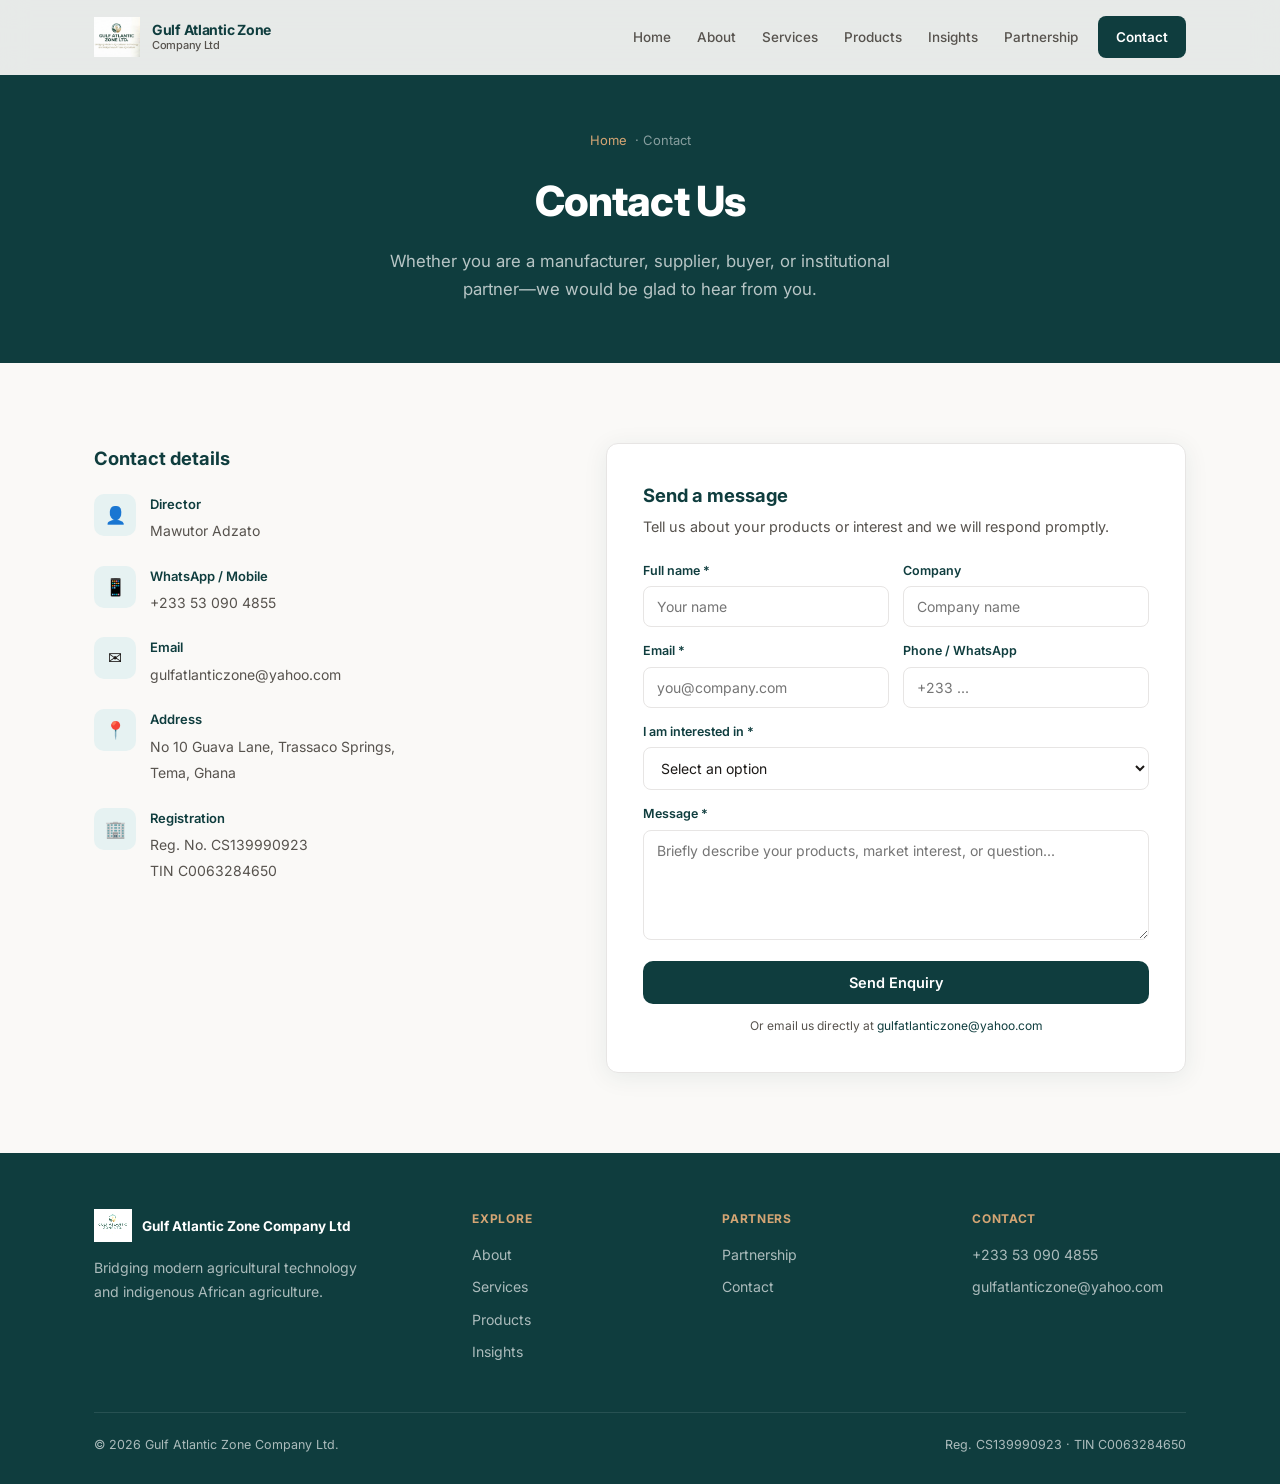
<file: contact.html>
<!DOCTYPE html>
<html lang="en">
<head>
  <meta charset="UTF-8" />
  <meta name="viewport" content="width=device-width, initial-scale=1.0" />
  <title>Contact | Gulf Atlantic Zone Company Ltd</title>
  <link href="https://fonts.googleapis.com/css2?family=Inter:wght@400;500;600;700;800&display=swap" rel="stylesheet" />
  <link rel="stylesheet" href="css/styles.css" />
</head>
<body>
  <nav class="navbar" id="navbar">
    <div class="container nav-inner">
      <a href="index.html" class="nav-brand"><img src="images/logo.png" alt="GAZ" /><span>Gulf Atlantic Zone<small>Company Ltd</small></span></a>
      <div class="nav-links" id="navLinks">
        <a href="index.html">Home</a><a href="about.html">About</a>
        <a href="services.html">Services</a><a href="products.html">Products</a>
        <a href="blog.html">Insights</a><a href="partnership.html">Partnership</a>
        <a href="contact.html" class="nav-cta active">Contact</a>
      </div>
      <button class="hamburger" id="hamburger" aria-label="Menu"><span></span><span></span><span></span></button>
    </div>
  </nav>

  <div class="page-hero">
    <div class="container">
      <div class="breadcrumb"><a href="index.html">Home</a> · Contact</div>
      <h1>Contact Us</h1>
      <p>Whether you are a manufacturer, supplier, buyer, or institutional partner—we would be glad to hear from you.</p>
    </div>
  </div>

  <section>
    <div class="container">
      <div class="contact-grid">
        <div>
          <h3 style="font-size:1.15rem;font-weight:700;color:var(--teal);margin-bottom:20px;">Contact details</h3>
          <div class="contact-item">
            <div class="icon">👤</div>
            <div><strong>Director</strong><span>Mawutor Adzato</span></div>
          </div>
          <div class="contact-item">
            <div class="icon">📱</div>
            <div><strong>WhatsApp / Mobile</strong><a href="https://wa.me/233530904855">+233 53 090 4855</a></div>
          </div>
          <div class="contact-item">
            <div class="icon">✉️</div>
            <div><strong>Email</strong><a href="mailto:gulfatlanticzone@yahoo.com">gulfatlanticzone@yahoo.com</a></div>
          </div>
          <div class="contact-item">
            <div class="icon">📍</div>
            <div><strong>Address</strong><span>No 10 Guava Lane, Trassaco Springs,<br>Tema, Ghana</span></div>
          </div>
          <div class="contact-item">
            <div class="icon">🏢</div>
            <div><strong>Registration</strong><span>Reg. No. CS139990923<br>TIN C0063284650</span></div>
          </div>
        </div>

        <div class="contact-form-box">
          <h3>Send a message</h3>
          <p>Tell us about your products or interest and we will respond promptly.</p>
          <form id="contactForm">
            <!-- Honeypot -->
            <input type="checkbox" name="botcheck" style="display:none" tabindex="-1" autocomplete="off" />
            <div class="form-row">
              <div class="form-group">
                <label for="name">Full name *</label>
                <input type="text" id="name" name="name" required placeholder="Your name" />
              </div>
              <div class="form-group">
                <label for="company">Company</label>
                <input type="text" id="company" name="company" placeholder="Company name" />
              </div>
            </div>
            <div class="form-row">
              <div class="form-group">
                <label for="email">Email *</label>
                <input type="email" id="email" name="email" required placeholder="you@company.com" />
              </div>
              <div class="form-group">
                <label for="phone">Phone / WhatsApp</label>
                <input type="tel" id="phone" name="phone" placeholder="+233 ..." />
              </div>
            </div>
            <div class="form-group">
              <label for="interest">I am interested in *</label>
              <select id="interest" name="interest" required>
                <option value="" disabled selected>Select an option</option>
                <option value="Supplier partnership">Becoming a supplier partner</option>
                <option value="Sourcing equipment">Sourcing agricultural equipment / inputs</option>
                <option value="Distribution">Distribution discussion</option>
                <option value="Investment">Investment / partnership</option>
                <option value="Other">Other enquiry</option>
              </select>
            </div>
            <div class="form-group">
              <label for="message">Message *</label>
              <textarea id="message" name="message" required placeholder="Briefly describe your products, market interest, or question..."></textarea>
            </div>
            <button type="submit" class="form-submit">Send Enquiry</button>
            <div id="formStatus" class="form-status"></div>
            <p style="font-size:12px;color:var(--muted);text-align:center;margin-top:12px;">
              Or email us directly at <a href="mailto:gulfatlanticzone@yahoo.com" style="color:var(--teal);">gulfatlanticzone@yahoo.com</a>
            </p>
          </form>
        </div>
      </div>
    </div>
  </section>

  <footer>
    <div class="container">
      <div class="footer-grid">
        <div><div class="footer-brand"><img src="images/logo.png" alt="GAZ" /><span>Gulf Atlantic Zone Company Ltd</span></div><p class="footer-about">Bridging modern agricultural technology and indigenous African agriculture.</p></div>
        <div class="footer-col"><h4>Explore</h4><a href="about.html">About</a><a href="services.html">Services</a><a href="products.html">Products</a><a href="blog.html">Insights</a></div>
        <div class="footer-col"><h4>Partners</h4><a href="partnership.html">Partnership</a><a href="contact.html">Contact</a></div>
        <div class="footer-col"><h4>Contact</h4><a href="https://wa.me/233530904855">+233 53 090 4855</a><a href="mailto:gulfatlanticzone@yahoo.com">gulfatlanticzone@yahoo.com</a></div>
      </div>
      <div class="footer-bottom"><span>&copy; 2026 Gulf Atlantic Zone Company Ltd.</span><span>Reg. CS139990923 · TIN C0063284650</span></div>
    </div>
  </footer>
  <a href="#" class="back-top" id="backTop">↑</a>
  <script src="js/main.js"></script>
</body>
</html>
</file>
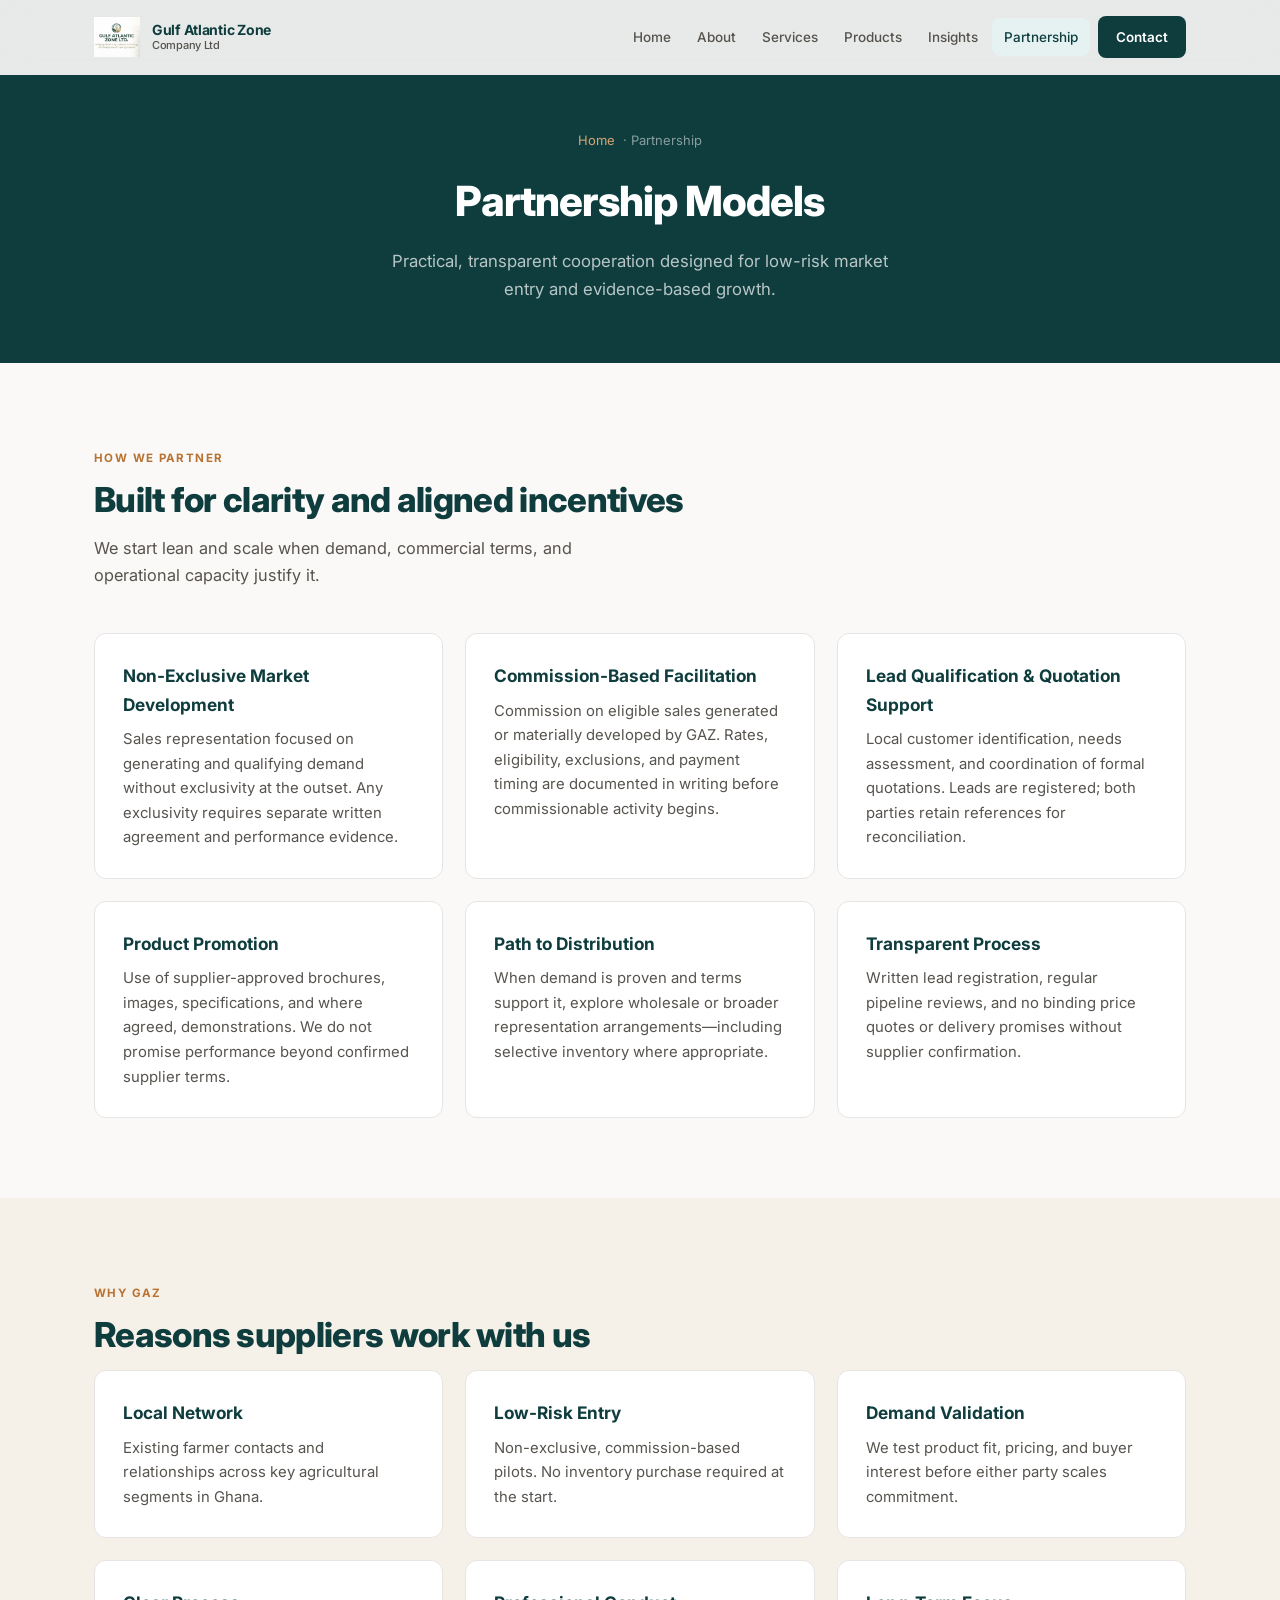
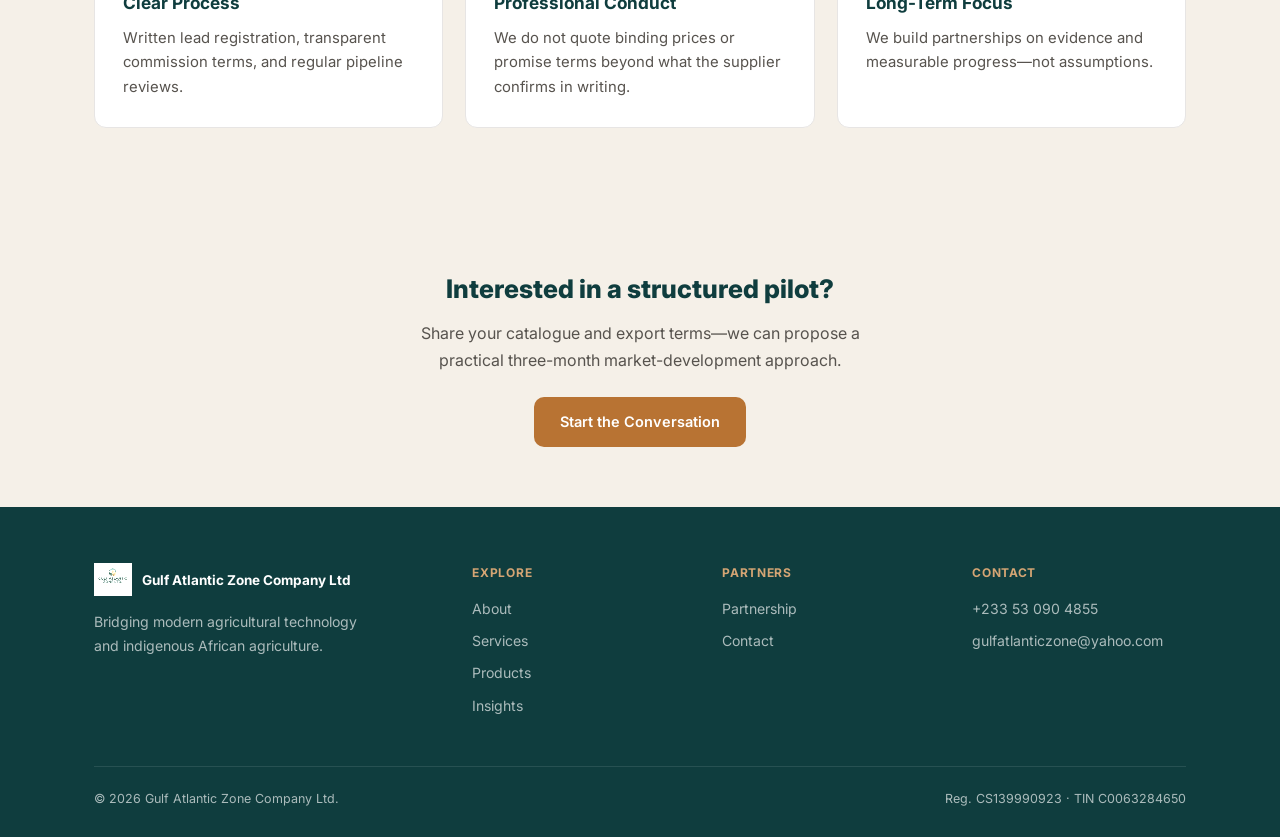
<file: partnership.html>
<!DOCTYPE html>
<html lang="en">
<head>
  <meta charset="UTF-8" />
  <meta name="viewport" content="width=device-width, initial-scale=1.0" />
  <title>Partnership | Gulf Atlantic Zone Company Ltd</title>
  <link href="https://fonts.googleapis.com/css2?family=Inter:wght@400;500;600;700;800&display=swap" rel="stylesheet" />
  <link rel="stylesheet" href="css/styles.css" />
</head>
<body>
  <nav class="navbar" id="navbar">
    <div class="container nav-inner">
      <a href="index.html" class="nav-brand"><img src="images/logo.png" alt="GAZ" /><span>Gulf Atlantic Zone<small>Company Ltd</small></span></a>
      <div class="nav-links" id="navLinks">
        <a href="index.html">Home</a><a href="about.html">About</a>
        <a href="services.html">Services</a><a href="products.html">Products</a>
        <a href="blog.html">Insights</a>
        <a href="partnership.html" class="active">Partnership</a>
        <a href="contact.html" class="nav-cta">Contact</a>
      </div>
      <button class="hamburger" id="hamburger" aria-label="Menu"><span></span><span></span><span></span></button>
    </div>
  </nav>

  <div class="page-hero">
    <div class="container">
      <div class="breadcrumb"><a href="index.html">Home</a> · Partnership</div>
      <h1>Partnership Models</h1>
      <p>Practical, transparent cooperation designed for low-risk market entry and evidence-based growth.</p>
    </div>
  </div>

  <section>
    <div class="container">
      <span class="section-label">How We Partner</span>
      <h2 class="section-title">Built for clarity and aligned incentives</h2>
      <p class="section-desc">We start lean and scale when demand, commercial terms, and operational capacity justify it.</p>
      <div class="card-grid">
        <div class="card"><h3>Non-Exclusive Market Development</h3><p>Sales representation focused on generating and qualifying demand without exclusivity at the outset. Any exclusivity requires separate written agreement and performance evidence.</p></div>
        <div class="card"><h3>Commission-Based Facilitation</h3><p>Commission on eligible sales generated or materially developed by GAZ. Rates, eligibility, exclusions, and payment timing are documented in writing before commissionable activity begins.</p></div>
        <div class="card"><h3>Lead Qualification & Quotation Support</h3><p>Local customer identification, needs assessment, and coordination of formal quotations. Leads are registered; both parties retain references for reconciliation.</p></div>
        <div class="card"><h3>Product Promotion</h3><p>Use of supplier-approved brochures, images, specifications, and where agreed, demonstrations. We do not promise performance beyond confirmed supplier terms.</p></div>
        <div class="card"><h3>Path to Distribution</h3><p>When demand is proven and terms support it, explore wholesale or broader representation arrangements—including selective inventory where appropriate.</p></div>
        <div class="card"><h3>Transparent Process</h3><p>Written lead registration, regular pipeline reviews, and no binding price quotes or delivery promises without supplier confirmation.</p></div>
      </div>
    </div>
  </section>

  <section class="bg-sand">
    <div class="container">
      <span class="section-label">Why GAZ</span>
      <h2 class="section-title">Reasons suppliers work with us</h2>
      <div class="card-grid">
        <div class="card"><h3>Local Network</h3><p>Existing farmer contacts and relationships across key agricultural segments in Ghana.</p></div>
        <div class="card"><h3>Low-Risk Entry</h3><p>Non-exclusive, commission-based pilots. No inventory purchase required at the start.</p></div>
        <div class="card"><h3>Demand Validation</h3><p>We test product fit, pricing, and buyer interest before either party scales commitment.</p></div>
        <div class="card"><h3>Clear Process</h3><p>Written lead registration, transparent commission terms, and regular pipeline reviews.</p></div>
        <div class="card"><h3>Professional Conduct</h3><p>We do not quote binding prices or promise terms beyond what the supplier confirms in writing.</p></div>
        <div class="card"><h3>Long-Term Focus</h3><p>We build partnerships on evidence and measurable progress—not assumptions.</p></div>
      </div>
    </div>
  </section>

  <section class="cta-band">
    <div class="container">
      <h2>Interested in a structured pilot?</h2>
      <p>Share your catalogue and export terms—we can propose a practical three-month market-development approach.</p>
      <a href="contact.html" class="btn btn-primary">Start the Conversation</a>
    </div>
  </section>

  <footer>
    <div class="container">
      <div class="footer-grid">
        <div><div class="footer-brand"><img src="images/logo.png" alt="GAZ" /><span>Gulf Atlantic Zone Company Ltd</span></div><p class="footer-about">Bridging modern agricultural technology and indigenous African agriculture.</p></div>
        <div class="footer-col"><h4>Explore</h4><a href="about.html">About</a><a href="services.html">Services</a><a href="products.html">Products</a><a href="blog.html">Insights</a></div>
        <div class="footer-col"><h4>Partners</h4><a href="partnership.html">Partnership</a><a href="contact.html">Contact</a></div>
        <div class="footer-col"><h4>Contact</h4><a href="https://wa.me/233530904855">+233 53 090 4855</a><a href="mailto:gulfatlanticzone@yahoo.com">gulfatlanticzone@yahoo.com</a></div>
      </div>
      <div class="footer-bottom"><span>&copy; 2026 Gulf Atlantic Zone Company Ltd.</span><span>Reg. CS139990923 · TIN C0063284650</span></div>
    </div>
  </footer>
  <a href="#" class="back-top" id="backTop">↑</a>
  <script src="js/main.js"></script>
</body>
</html>
</file>
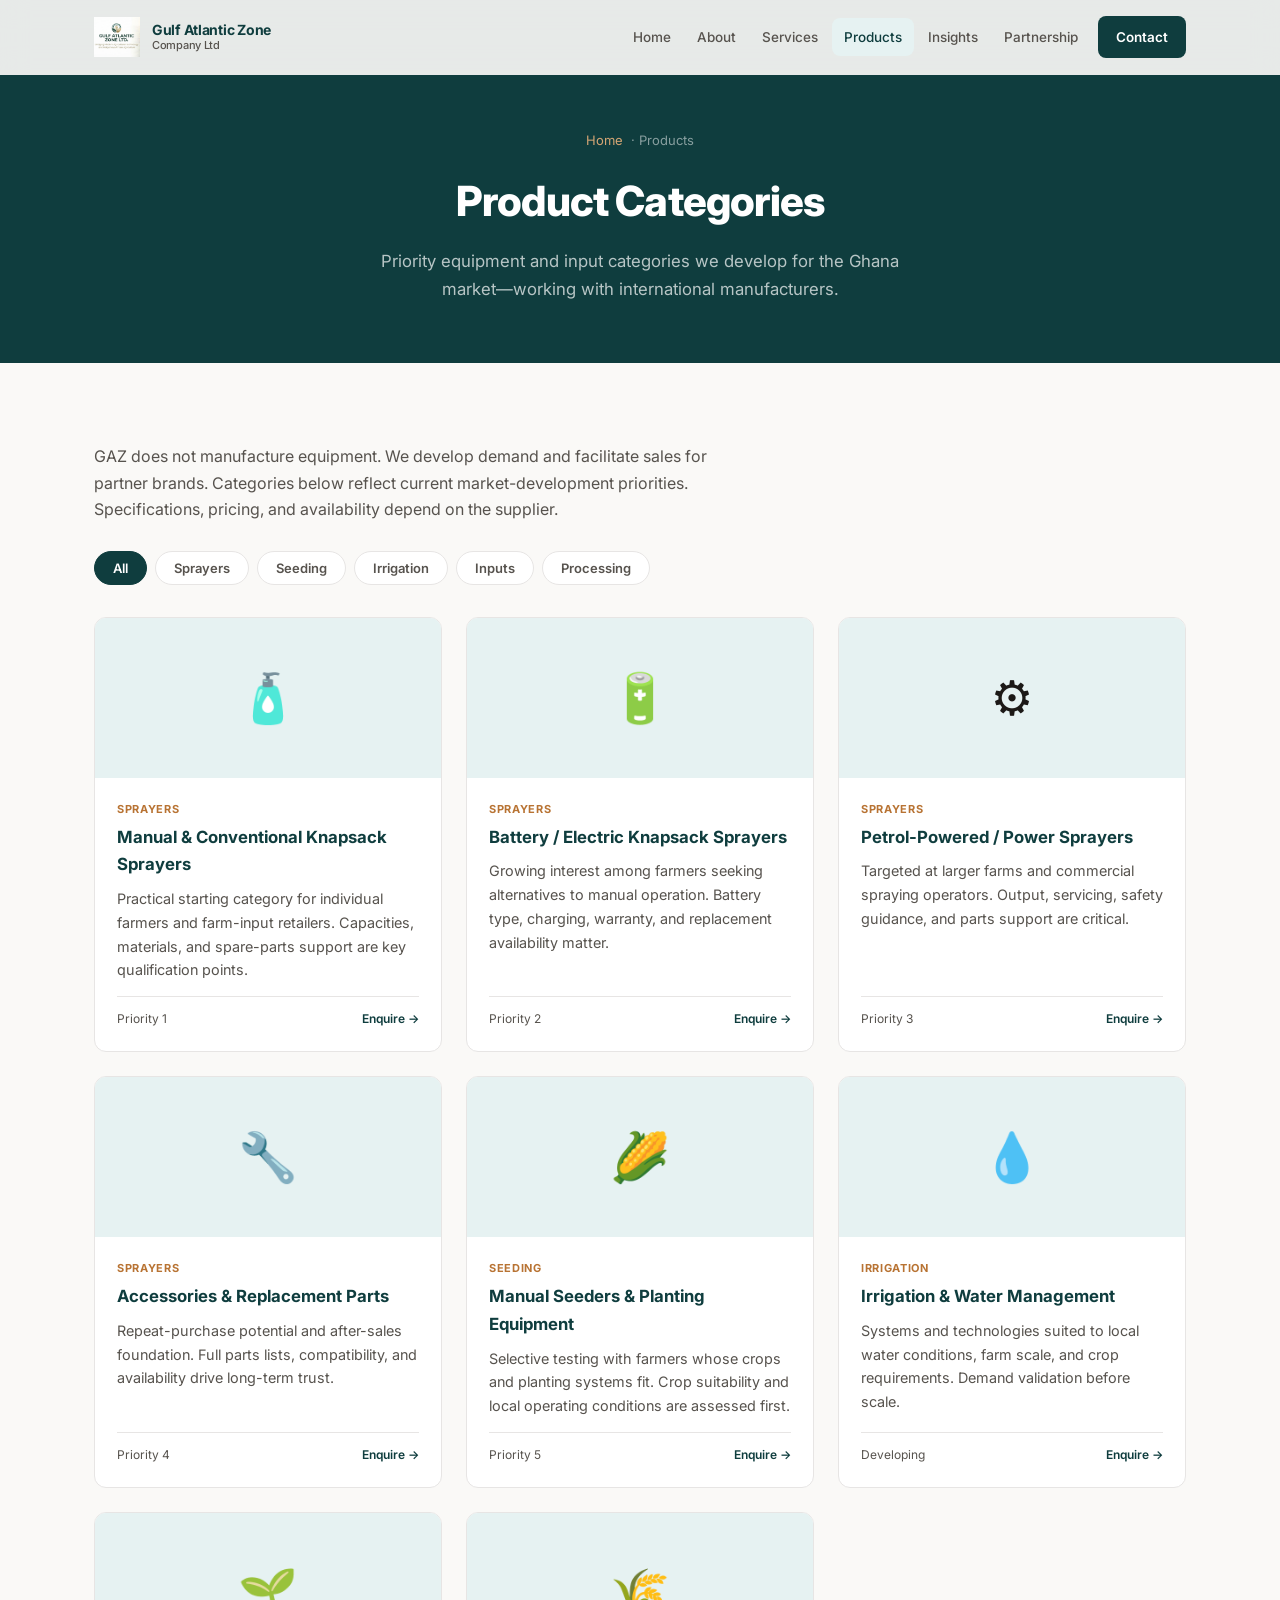
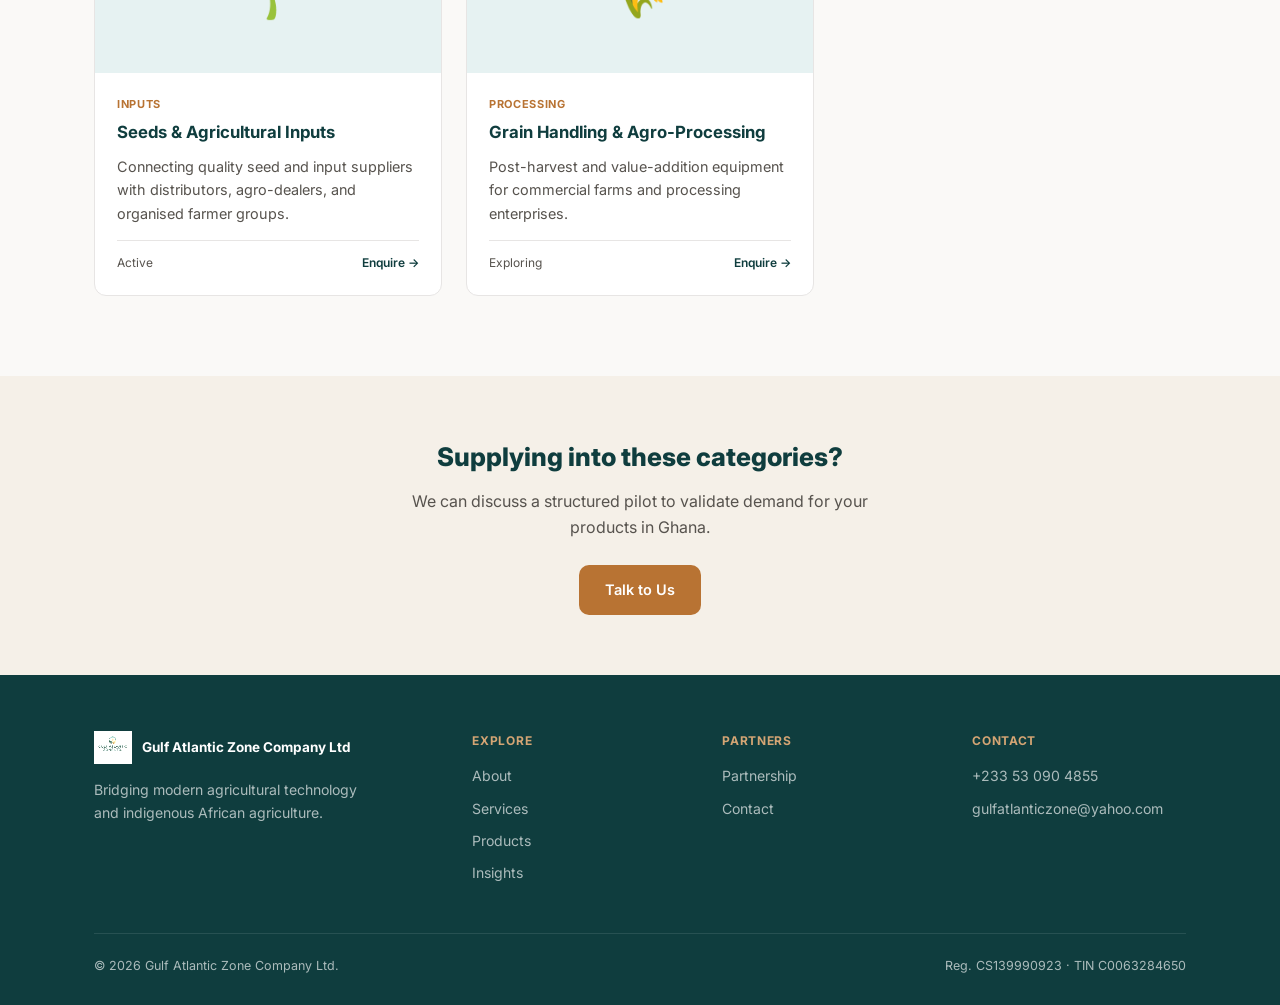
<file: products.html>
<!DOCTYPE html>
<html lang="en">
<head>
  <meta charset="UTF-8" />
  <meta name="viewport" content="width=device-width, initial-scale=1.0" />
  <title>Product Categories | Gulf Atlantic Zone Company Ltd</title>
  <link href="https://fonts.googleapis.com/css2?family=Inter:wght@400;500;600;700;800&display=swap" rel="stylesheet" />
  <link rel="stylesheet" href="css/styles.css" />
</head>
<body>
  <nav class="navbar" id="navbar">
    <div class="container nav-inner">
      <a href="index.html" class="nav-brand"><img src="images/logo.png" alt="GAZ" /><span>Gulf Atlantic Zone<small>Company Ltd</small></span></a>
      <div class="nav-links" id="navLinks">
        <a href="index.html">Home</a><a href="about.html">About</a>
        <a href="services.html">Services</a>
        <a href="products.html" class="active">Products</a>
        <a href="blog.html">Insights</a><a href="partnership.html">Partnership</a>
        <a href="contact.html" class="nav-cta">Contact</a>
      </div>
      <button class="hamburger" id="hamburger" aria-label="Menu"><span></span><span></span><span></span></button>
    </div>
  </nav>

  <div class="page-hero">
    <div class="container">
      <div class="breadcrumb"><a href="index.html">Home</a> · Products</div>
      <h1>Product Categories</h1>
      <p>Priority equipment and input categories we develop for the Ghana market—working with international manufacturers.</p>
    </div>
  </div>

  <section>
    <div class="container">
      <p style="color:var(--muted);margin-bottom:28px;max-width:640px;">
        GAZ does not manufacture equipment. We develop demand and facilitate sales for partner brands. Categories below reflect current market-development priorities. Specifications, pricing, and availability depend on the supplier.
      </p>

      <div class="product-filters">
        <button class="filter-btn active" data-filter="all">All</button>
        <button class="filter-btn" data-filter="sprayers">Sprayers</button>
        <button class="filter-btn" data-filter="seeding">Seeding</button>
        <button class="filter-btn" data-filter="irrigation">Irrigation</button>
        <button class="filter-btn" data-filter="inputs">Inputs</button>
        <button class="filter-btn" data-filter="processing">Processing</button>
      </div>

      <div class="products-grid">
        <div class="product-card" data-category="sprayers">
          <div class="product-img">🧴</div>
          <div class="product-body">
            <div class="product-cat">Sprayers</div>
            <h3>Manual & Conventional Knapsack Sprayers</h3>
            <p>Practical starting category for individual farmers and farm-input retailers. Capacities, materials, and spare-parts support are key qualification points.</p>
            <div class="product-meta"><span>Priority 1</span><a href="contact.html">Enquire →</a></div>
          </div>
        </div>
        <div class="product-card" data-category="sprayers">
          <div class="product-img">🔋</div>
          <div class="product-body">
            <div class="product-cat">Sprayers</div>
            <h3>Battery / Electric Knapsack Sprayers</h3>
            <p>Growing interest among farmers seeking alternatives to manual operation. Battery type, charging, warranty, and replacement availability matter.</p>
            <div class="product-meta"><span>Priority 2</span><a href="contact.html">Enquire →</a></div>
          </div>
        </div>
        <div class="product-card" data-category="sprayers">
          <div class="product-img">⚙️</div>
          <div class="product-body">
            <div class="product-cat">Sprayers</div>
            <h3>Petrol-Powered / Power Sprayers</h3>
            <p>Targeted at larger farms and commercial spraying operators. Output, servicing, safety guidance, and parts support are critical.</p>
            <div class="product-meta"><span>Priority 3</span><a href="contact.html">Enquire →</a></div>
          </div>
        </div>
        <div class="product-card" data-category="sprayers">
          <div class="product-img">🔧</div>
          <div class="product-body">
            <div class="product-cat">Sprayers</div>
            <h3>Accessories & Replacement Parts</h3>
            <p>Repeat-purchase potential and after-sales foundation. Full parts lists, compatibility, and availability drive long-term trust.</p>
            <div class="product-meta"><span>Priority 4</span><a href="contact.html">Enquire →</a></div>
          </div>
        </div>
        <div class="product-card" data-category="seeding">
          <div class="product-img">🌽</div>
          <div class="product-body">
            <div class="product-cat">Seeding</div>
            <h3>Manual Seeders & Planting Equipment</h3>
            <p>Selective testing with farmers whose crops and planting systems fit. Crop suitability and local operating conditions are assessed first.</p>
            <div class="product-meta"><span>Priority 5</span><a href="contact.html">Enquire →</a></div>
          </div>
        </div>
        <div class="product-card" data-category="irrigation">
          <div class="product-img">💧</div>
          <div class="product-body">
            <div class="product-cat">Irrigation</div>
            <h3>Irrigation & Water Management</h3>
            <p>Systems and technologies suited to local water conditions, farm scale, and crop requirements. Demand validation before scale.</p>
            <div class="product-meta"><span>Developing</span><a href="contact.html">Enquire →</a></div>
          </div>
        </div>
        <div class="product-card" data-category="inputs">
          <div class="product-img">🌱</div>
          <div class="product-body">
            <div class="product-cat">Inputs</div>
            <h3>Seeds & Agricultural Inputs</h3>
            <p>Connecting quality seed and input suppliers with distributors, agro-dealers, and organised farmer groups.</p>
            <div class="product-meta"><span>Active</span><a href="contact.html">Enquire →</a></div>
          </div>
        </div>
        <div class="product-card" data-category="processing">
          <div class="product-img">🌾</div>
          <div class="product-body">
            <div class="product-cat">Processing</div>
            <h3>Grain Handling & Agro-Processing</h3>
            <p>Post-harvest and value-addition equipment for commercial farms and processing enterprises.</p>
            <div class="product-meta"><span>Exploring</span><a href="contact.html">Enquire →</a></div>
          </div>
        </div>
      </div>
    </div>
  </section>

  <section class="cta-band">
    <div class="container">
      <h2>Supplying into these categories?</h2>
      <p>We can discuss a structured pilot to validate demand for your products in Ghana.</p>
      <a href="contact.html" class="btn btn-primary">Talk to Us</a>
    </div>
  </section>

  <footer>
    <div class="container">
      <div class="footer-grid">
        <div><div class="footer-brand"><img src="images/logo.png" alt="GAZ" /><span>Gulf Atlantic Zone Company Ltd</span></div><p class="footer-about">Bridging modern agricultural technology and indigenous African agriculture.</p></div>
        <div class="footer-col"><h4>Explore</h4><a href="about.html">About</a><a href="services.html">Services</a><a href="products.html">Products</a><a href="blog.html">Insights</a></div>
        <div class="footer-col"><h4>Partners</h4><a href="partnership.html">Partnership</a><a href="contact.html">Contact</a></div>
        <div class="footer-col"><h4>Contact</h4><a href="https://wa.me/233530904855">+233 53 090 4855</a><a href="mailto:gulfatlanticzone@yahoo.com">gulfatlanticzone@yahoo.com</a></div>
      </div>
      <div class="footer-bottom"><span>&copy; 2026 Gulf Atlantic Zone Company Ltd.</span><span>Reg. CS139990923 · TIN C0063284650</span></div>
    </div>
  </footer>
  <a href="#" class="back-top" id="backTop">↑</a>
  <script src="js/main.js"></script>
</body>
</html>
</file>
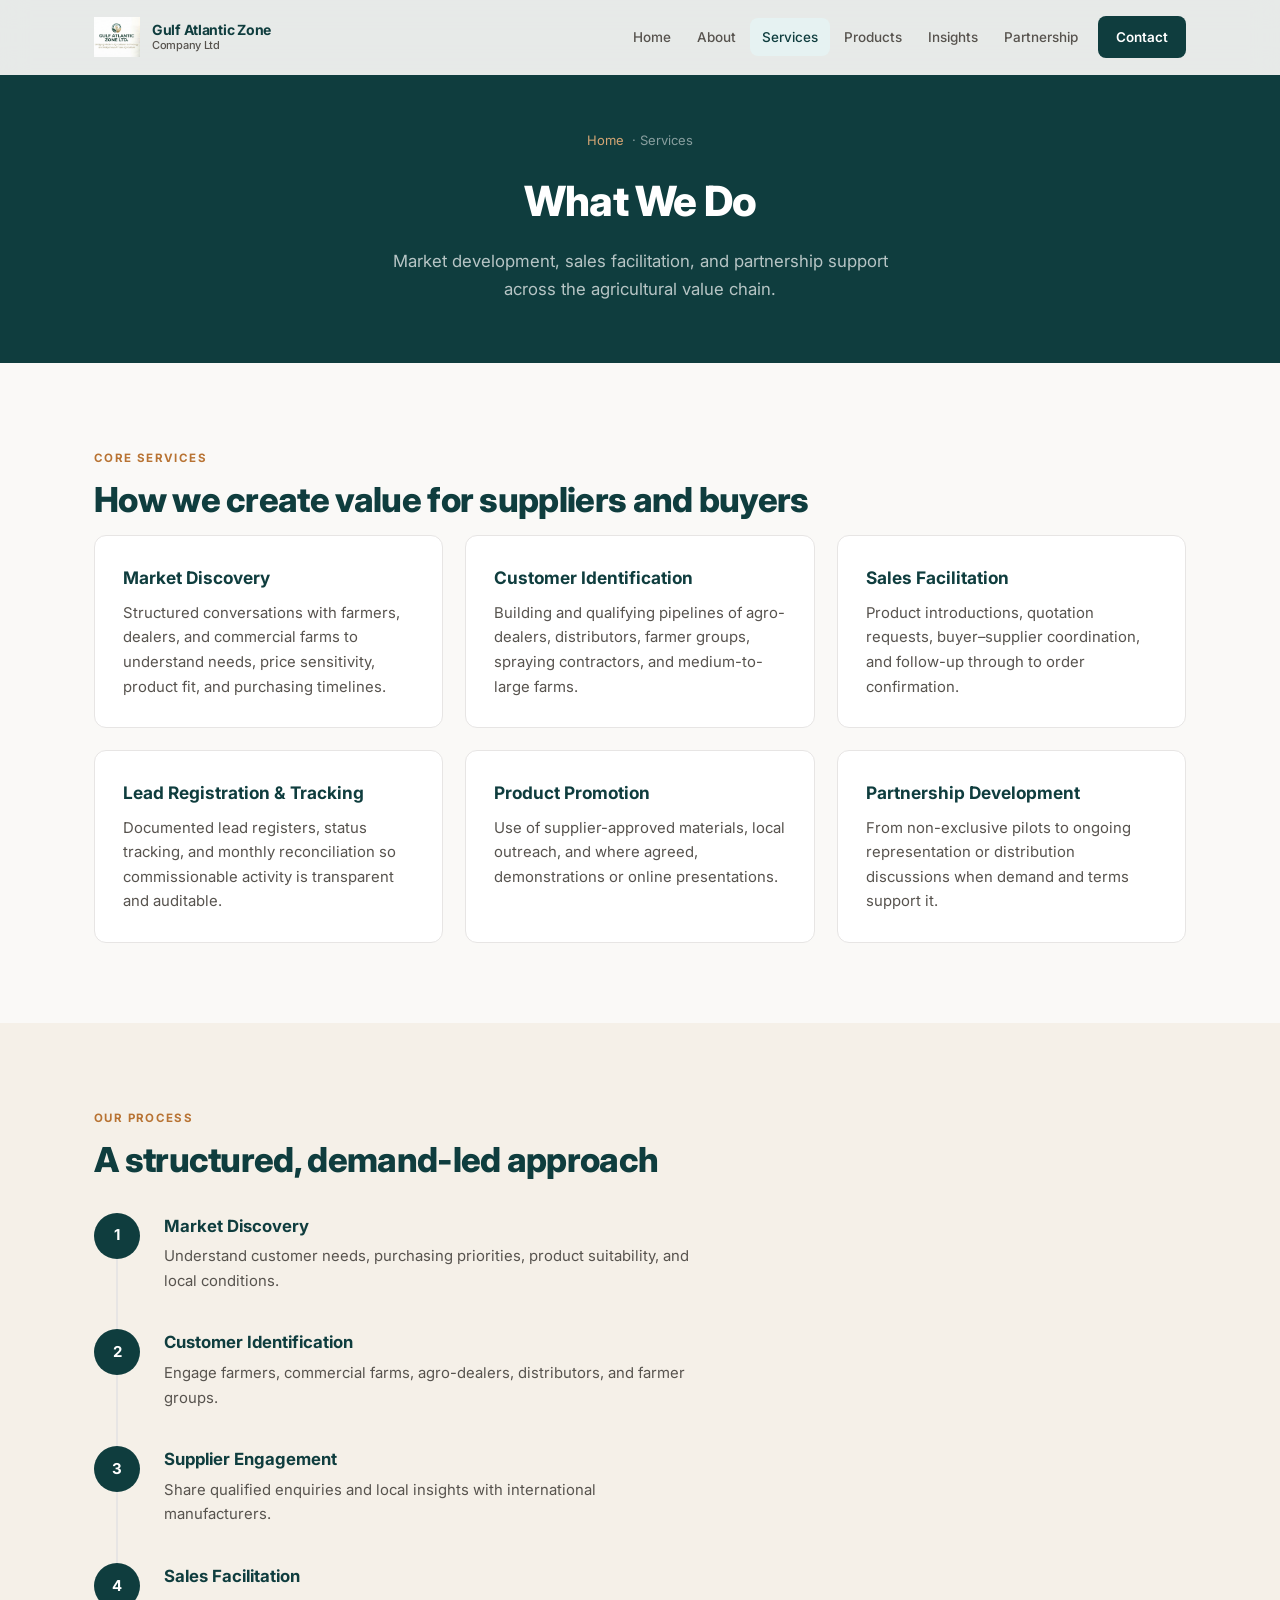
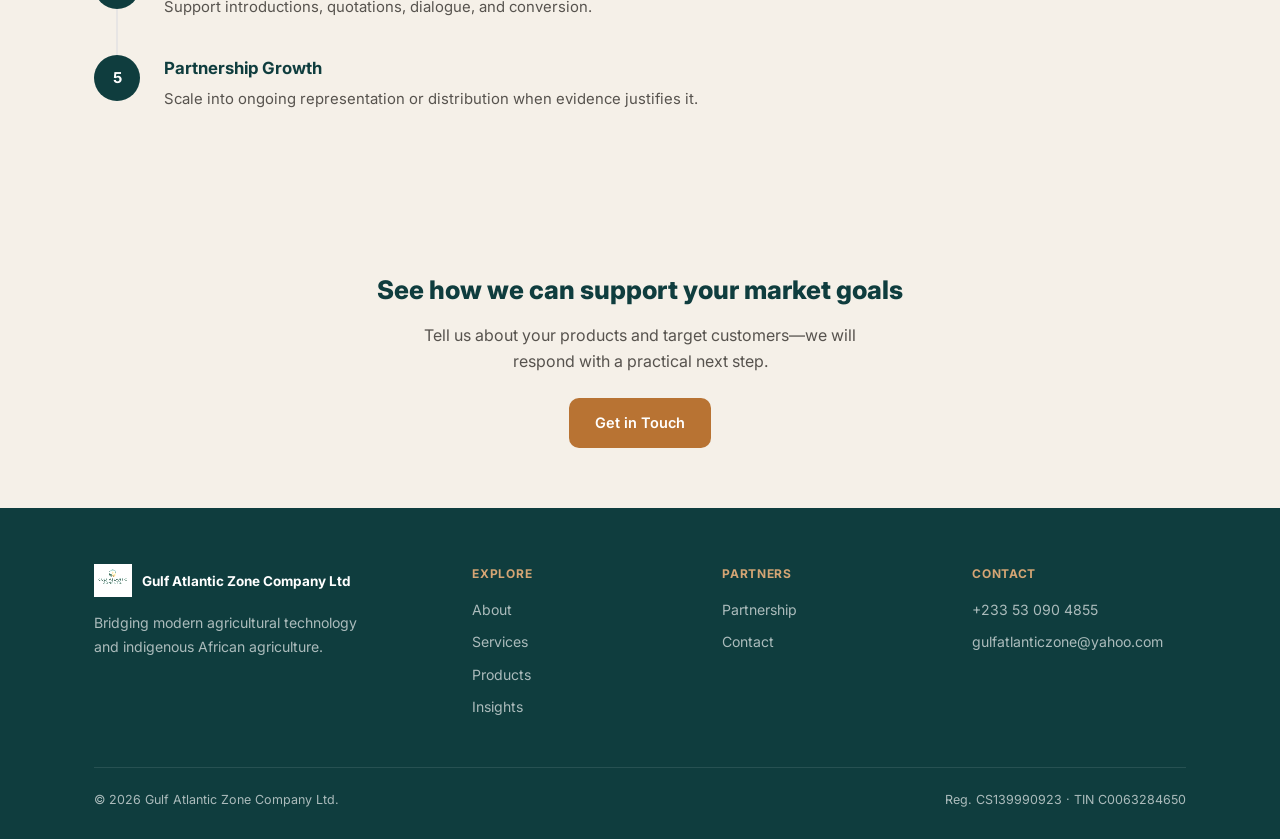
<file: services.html>
<!DOCTYPE html>
<html lang="en">
<head>
  <meta charset="UTF-8" />
  <meta name="viewport" content="width=device-width, initial-scale=1.0" />
  <title>Services | Gulf Atlantic Zone Company Ltd</title>
  <link href="https://fonts.googleapis.com/css2?family=Inter:wght@400;500;600;700;800&display=swap" rel="stylesheet" />
  <link rel="stylesheet" href="css/styles.css" />
</head>
<body>
  <nav class="navbar" id="navbar">
    <div class="container nav-inner">
      <a href="index.html" class="nav-brand"><img src="images/logo.png" alt="GAZ" /><span>Gulf Atlantic Zone<small>Company Ltd</small></span></a>
      <div class="nav-links" id="navLinks">
        <a href="index.html">Home</a><a href="about.html">About</a>
        <a href="services.html" class="active">Services</a>
        <a href="products.html">Products</a><a href="blog.html">Insights</a>
        <a href="partnership.html">Partnership</a>
        <a href="contact.html" class="nav-cta">Contact</a>
      </div>
      <button class="hamburger" id="hamburger" aria-label="Menu"><span></span><span></span><span></span></button>
    </div>
  </nav>

  <div class="page-hero">
    <div class="container">
      <div class="breadcrumb"><a href="index.html">Home</a> · Services</div>
      <h1>What We Do</h1>
      <p>Market development, sales facilitation, and partnership support across the agricultural value chain.</p>
    </div>
  </div>

  <section>
    <div class="container">
      <span class="section-label">Core Services</span>
      <h2 class="section-title">How we create value for suppliers and buyers</h2>
      <div class="card-grid">
        <div class="card"><h3>Market Discovery</h3><p>Structured conversations with farmers, dealers, and commercial farms to understand needs, price sensitivity, product fit, and purchasing timelines.</p></div>
        <div class="card"><h3>Customer Identification</h3><p>Building and qualifying pipelines of agro-dealers, distributors, farmer groups, spraying contractors, and medium-to-large farms.</p></div>
        <div class="card"><h3>Sales Facilitation</h3><p>Product introductions, quotation requests, buyer–supplier coordination, and follow-up through to order confirmation.</p></div>
        <div class="card"><h3>Lead Registration & Tracking</h3><p>Documented lead registers, status tracking, and monthly reconciliation so commissionable activity is transparent and auditable.</p></div>
        <div class="card"><h3>Product Promotion</h3><p>Use of supplier-approved materials, local outreach, and where agreed, demonstrations or online presentations.</p></div>
        <div class="card"><h3>Partnership Development</h3><p>From non-exclusive pilots to ongoing representation or distribution discussions when demand and terms support it.</p></div>
      </div>
    </div>
  </section>

  <section class="bg-sand">
    <div class="container">
      <span class="section-label">Our Process</span>
      <h2 class="section-title">A structured, demand-led approach</h2>
      <div class="step-list">
        <div class="step"><div class="step-num">1</div><div class="step-body"><h3>Market Discovery</h3><p>Understand customer needs, purchasing priorities, product suitability, and local conditions.</p></div></div>
        <div class="step"><div class="step-num">2</div><div class="step-body"><h3>Customer Identification</h3><p>Engage farmers, commercial farms, agro-dealers, distributors, and farmer groups.</p></div></div>
        <div class="step"><div class="step-num">3</div><div class="step-body"><h3>Supplier Engagement</h3><p>Share qualified enquiries and local insights with international manufacturers.</p></div></div>
        <div class="step"><div class="step-num">4</div><div class="step-body"><h3>Sales Facilitation</h3><p>Support introductions, quotations, dialogue, and conversion.</p></div></div>
        <div class="step"><div class="step-num">5</div><div class="step-body"><h3>Partnership Growth</h3><p>Scale into ongoing representation or distribution when evidence justifies it.</p></div></div>
      </div>
    </div>
  </section>

  <section class="cta-band">
    <div class="container">
      <h2>See how we can support your market goals</h2>
      <p>Tell us about your products and target customers—we will respond with a practical next step.</p>
      <a href="contact.html" class="btn btn-primary">Get in Touch</a>
    </div>
  </section>

  <footer>
    <div class="container">
      <div class="footer-grid">
        <div><div class="footer-brand"><img src="images/logo.png" alt="GAZ" /><span>Gulf Atlantic Zone Company Ltd</span></div><p class="footer-about">Bridging modern agricultural technology and indigenous African agriculture.</p></div>
        <div class="footer-col"><h4>Explore</h4><a href="about.html">About</a><a href="services.html">Services</a><a href="products.html">Products</a><a href="blog.html">Insights</a></div>
        <div class="footer-col"><h4>Partners</h4><a href="partnership.html">Partnership</a><a href="contact.html">Contact</a></div>
        <div class="footer-col"><h4>Contact</h4><a href="https://wa.me/233530904855">+233 53 090 4855</a><a href="mailto:gulfatlanticzone@yahoo.com">gulfatlanticzone@yahoo.com</a></div>
      </div>
      <div class="footer-bottom"><span>&copy; 2026 Gulf Atlantic Zone Company Ltd.</span><span>Reg. CS139990923 · TIN C0063284650</span></div>
    </div>
  </footer>
  <a href="#" class="back-top" id="backTop">↑</a>
  <script src="js/main.js"></script>
</body>
</html>
</file>
<file: css/styles.css>
/* Gulf Atlantic Zone — Professional Website Styles */
*, *::before, *::after { box-sizing: border-box; margin: 0; padding: 0; }
html { scroll-behavior: smooth; }
body {
  font-family: 'Inter', system-ui, -apple-system, BlinkMacSystemFont, sans-serif;
  color: #1C1917;
  background: #FAF9F7;
  line-height: 1.65;
  font-size: 16px;
  overflow-x: hidden;
}
img { max-width: 100%; display: block; }
a { text-decoration: none; color: inherit; }
ul { list-style: none; }
button, .btn { font-family: inherit; cursor: pointer; border: none; outline: none; }

:root {
  --teal: #0F3D3E;
  --teal-mid: #1A5C5E;
  --teal-light: #E6F2F2;
  --copper: #B87333;
  --copper-soft: #D4A574;
  --sand: #F5F0E8;
  --sand-dark: #E8E0D0;
  --ink: #1C1917;
  --muted: #57534E;
  --border: #E7E5E4;
  --white: #FFFFFF;
  --shadow: 0 4px 24px rgba(15, 61, 62, 0.08);
  --radius: 12px;
}

.container { width: 100%; max-width: 1140px; margin: 0 auto; padding: 0 24px; }

/* NAV */
.navbar {
  position: fixed; top: 0; left: 0; right: 0; z-index: 1000;
  background: rgba(250, 249, 247, 0.92);
  backdrop-filter: blur(14px);
  border-bottom: 1px solid transparent;
  transition: all 0.3s ease;
}
.navbar.scrolled {
  border-bottom-color: var(--border);
  box-shadow: 0 2px 16px rgba(0,0,0,0.05);
}
.nav-inner {
  display: flex; align-items: center; justify-content: space-between; height: 74px;
}
.nav-brand { display: flex; align-items: center; gap: 12px; }
.nav-brand img { width: 46px; height: 40px; object-fit: contain; }
.nav-brand span {
  font-weight: 700; font-size: 14px; color: var(--teal);
  letter-spacing: -0.02em; line-height: 1.2;
}
.nav-brand span small {
  display: block; font-weight: 500; font-size: 11px; color: var(--muted);
}
.nav-links { display: flex; align-items: center; gap: 2px; }
.nav-links a {
  padding: 8px 12px; font-size: 13.5px; font-weight: 500;
  color: var(--muted); border-radius: 8px; transition: 0.2s;
}
.nav-links a:hover, .nav-links a.active { color: var(--teal); background: var(--teal-light); }
.nav-cta {
  margin-left: 6px !important;
  background: var(--teal) !important; color: var(--white) !important;
  padding: 10px 18px !important; border-radius: 8px !important; font-weight: 600 !important;
}
.nav-cta:hover { background: var(--teal-mid) !important; }
.hamburger {
  display: none; flex-direction: column; gap: 5px; background: none; padding: 8px;
}
.hamburger span {
  display: block; width: 22px; height: 2px; background: var(--teal); border-radius: 2px; transition: 0.3s;
}

/* HERO */
.hero {
  position: relative; min-height: 92vh; display: flex; align-items: center;
  background: var(--teal); overflow: hidden; padding: 120px 0 80px;
}
.hero::before {
  content: ''; position: absolute; right: -8%; top: 15%;
  width: 50%; height: 75%;
  background: radial-gradient(circle, rgba(184,115,51,0.18) 0%, transparent 70%);
  pointer-events: none;
}
.hero-content { position: relative; z-index: 2; max-width: 700px; }
.hero-badge {
  display: inline-flex; align-items: center; gap: 8px;
  background: rgba(184,115,51,0.18); color: var(--copper-soft);
  font-size: 12.5px; font-weight: 600; padding: 6px 14px;
  border-radius: 100px; margin-bottom: 26px; letter-spacing: 0.03em;
}
.hero-badge::before {
  content: ''; width: 7px; height: 7px; background: var(--copper); border-radius: 50%;
}
.hero h1 {
  font-size: clamp(2.1rem, 4.8vw, 3.2rem); font-weight: 800;
  color: var(--white); line-height: 1.15; letter-spacing: -0.03em; margin-bottom: 18px;
}
.hero h1 span { color: var(--copper-soft); }
.hero-sub {
  font-size: 1.1rem; color: rgba(255,255,255,0.72);
  max-width: 520px; margin-bottom: 34px; line-height: 1.7;
}
.hero-actions { display: flex; flex-wrap: wrap; gap: 12px; }
.btn {
  display: inline-flex; align-items: center; gap: 8px;
  padding: 13px 26px; font-size: 14.5px; font-weight: 600;
  border-radius: 10px; transition: all 0.25s ease;
}
.btn-primary { background: var(--copper); color: var(--white); }
.btn-primary:hover {
  background: var(--copper-soft); color: var(--ink);
  transform: translateY(-2px); box-shadow: 0 8px 24px rgba(184,115,51,0.3);
}
.btn-outline {
  background: transparent; color: var(--white);
  border: 1.5px solid rgba(255,255,255,0.35);
}
.btn-outline:hover { border-color: var(--white); background: rgba(255,255,255,0.08); }
.btn-teal { background: var(--teal); color: var(--white); }
.btn-teal:hover { background: var(--teal-mid); transform: translateY(-1px); }

/* PAGE HERO (inner pages) */
.page-hero {
  background: var(--teal); padding: 130px 0 60px; text-align: center;
}
.page-hero h1 {
  font-size: clamp(1.8rem, 4vw, 2.6rem); font-weight: 800;
  color: var(--white); letter-spacing: -0.02em; margin-bottom: 12px;
}
.page-hero p {
  font-size: 1.05rem; color: rgba(255,255,255,0.7); max-width: 520px; margin: 0 auto;
}
.breadcrumb {
  display: flex; justify-content: center; gap: 8px; margin-bottom: 16px;
  font-size: 13px; color: rgba(255,255,255,0.5);
}
.breadcrumb a { color: var(--copper-soft); }
.breadcrumb a:hover { color: var(--white); }

/* SECTIONS */
section { padding: 80px 0; }
.section-label {
  display: inline-block; font-size: 11.5px; font-weight: 700;
  letter-spacing: 0.12em; text-transform: uppercase;
  color: var(--copper); margin-bottom: 10px;
}
.section-title {
  font-size: clamp(1.6rem, 3.2vw, 2.15rem); font-weight: 800;
  color: var(--teal); letter-spacing: -0.02em; line-height: 1.25; margin-bottom: 14px;
}
.section-desc {
  font-size: 1.02rem; color: var(--muted); max-width: 560px; margin-bottom: 44px;
}

/* CARDS */
.card-grid {
  display: grid; grid-template-columns: repeat(auto-fit, minmax(300px, 1fr)); gap: 22px;
}
.card {
  background: var(--white); border-radius: var(--radius);
  padding: 28px; border: 1px solid var(--border);
  transition: all 0.3s ease; position: relative; overflow: hidden;
}
.card:hover { transform: translateY(-3px); box-shadow: var(--shadow); }
.card h3 { font-size: 1.08rem; font-weight: 700; color: var(--teal); margin-bottom: 8px; }
.card p { font-size: 0.93rem; color: var(--muted); }

/* ABOUT */
.about-grid {
  display: grid; grid-template-columns: 1fr 1fr; gap: 48px; align-items: start;
}
.about-text p { color: var(--muted); margin-bottom: 14px; font-size: 1.02rem; }
.vmv-stack { display: flex; flex-direction: column; gap: 16px; }
.vmv-card {
  background: var(--white); border-radius: var(--radius); padding: 24px;
  box-shadow: var(--shadow); border: 1px solid var(--border);
}
.vmv-card h3 { font-size: 1rem; font-weight: 700; color: var(--copper); margin-bottom: 6px; }
.vmv-card p { font-size: 0.92rem; color: var(--muted); }
.stats-row {
  display: grid; grid-template-columns: repeat(3, 1fr); gap: 14px; margin-top: 28px;
}
.stat {
  text-align: center; padding: 18px 10px;
  background: var(--teal-light); border-radius: 10px;
}
.stat strong { display: block; font-size: 1.4rem; font-weight: 800; color: var(--teal); }
.stat span { font-size: 12px; color: var(--muted); font-weight: 500; }

/* SERVICES / APPROACH */
.bg-sand { background: var(--sand); }
.step-list { display: flex; flex-direction: column; gap: 0; position: relative; }
.step-list::before {
  content: ''; position: absolute; left: 22px; top: 28px; bottom: 28px;
  width: 2px; background: var(--border);
}
.step { display: flex; gap: 24px; padding: 18px 0; position: relative; }
.step-num {
  flex-shrink: 0; width: 46px; height: 46px; background: var(--teal); color: var(--white);
  border-radius: 50%; display: flex; align-items: center; justify-content: center;
  font-weight: 700; font-size: 15px; z-index: 1;
}
.step-body h3 { font-size: 1.05rem; font-weight: 700; color: var(--teal); margin-bottom: 4px; }
.step-body p { font-size: 0.93rem; color: var(--muted); max-width: 540px; }

/* PRODUCTS */
.product-filters {
  display: flex; flex-wrap: wrap; gap: 8px; margin-bottom: 32px;
}
.filter-btn {
  padding: 8px 18px; font-size: 13px; font-weight: 600;
  border-radius: 100px; background: var(--white); color: var(--muted);
  border: 1.5px solid var(--border); transition: 0.2s;
}
.filter-btn:hover, .filter-btn.active {
  background: var(--teal); color: var(--white); border-color: var(--teal);
}
.products-grid {
  display: grid; grid-template-columns: repeat(auto-fill, minmax(280px, 1fr)); gap: 24px;
}
.product-card {
  background: var(--white); border-radius: var(--radius); border: 1px solid var(--border);
  overflow: hidden; transition: all 0.3s; display: flex; flex-direction: column;
}
.product-card:hover { transform: translateY(-4px); box-shadow: var(--shadow); }
.product-img {
  height: 160px; background: var(--teal-light);
  display: flex; align-items: center; justify-content: center; font-size: 48px;
}
.product-body { padding: 22px; flex: 1; display: flex; flex-direction: column; }
.product-cat {
  font-size: 11px; font-weight: 700; color: var(--copper);
  letter-spacing: 0.06em; text-transform: uppercase; margin-bottom: 6px;
}
.product-body h3 { font-size: 1.05rem; font-weight: 700; color: var(--teal); margin-bottom: 8px; }
.product-body p { font-size: 0.9rem; color: var(--muted); flex: 1; margin-bottom: 14px; }
.product-meta {
  display: flex; justify-content: space-between; align-items: center;
  padding-top: 12px; border-top: 1px solid var(--border); font-size: 12px; color: var(--muted);
}
.product-meta a {
  font-weight: 600; color: var(--teal);
}
.product-meta a:hover { color: var(--copper); }

/* BLOG */
.blog-grid {
  display: grid; grid-template-columns: repeat(auto-fill, minmax(320px, 1fr)); gap: 28px;
}
.blog-card {
  background: var(--white); border-radius: var(--radius); border: 1px solid var(--border);
  overflow: hidden; transition: all 0.3s; display: flex; flex-direction: column;
}
.blog-card:hover { transform: translateY(-3px); box-shadow: var(--shadow); }
.blog-img {
  height: 180px; background: linear-gradient(135deg, var(--teal) 0%, var(--teal-mid) 100%);
  display: flex; align-items: center; justify-content: center;
  color: rgba(255,255,255,0.3); font-size: 14px; font-weight: 600; letter-spacing: 0.05em;
}
.blog-body { padding: 24px; flex: 1; display: flex; flex-direction: column; }
.blog-date { font-size: 12px; color: var(--copper); font-weight: 600; margin-bottom: 8px; }
.blog-body h3 {
  font-size: 1.1rem; font-weight: 700; color: var(--teal); margin-bottom: 10px; line-height: 1.35;
}
.blog-body p { font-size: 0.92rem; color: var(--muted); flex: 1; margin-bottom: 16px; }
.blog-link {
  font-size: 13.5px; font-weight: 600; color: var(--copper);
}
.blog-link:hover { color: var(--teal); }

/* Blog article */
.article { max-width: 720px; margin: 0 auto; padding: 60px 24px 80px; }
.article h1 {
  font-size: 1.9rem; font-weight: 800; color: var(--teal);
  line-height: 1.3; margin-bottom: 12px;
}
.article-meta {
  font-size: 13px; color: var(--muted); margin-bottom: 32px;
  padding-bottom: 20px; border-bottom: 1px solid var(--border);
}
.article-meta span { color: var(--copper); font-weight: 600; }
.article p { color: var(--muted); margin-bottom: 16px; font-size: 1.02rem; line-height: 1.75; }
.article h2 { font-size: 1.25rem; font-weight: 700; color: var(--teal); margin: 28px 0 12px; }
.article ul { margin: 0 0 16px 20px; }
.article ul li { color: var(--muted); margin-bottom: 6px; list-style: disc; }

/* CONTACT */
.contact-grid {
  display: grid; grid-template-columns: 1fr 1.25fr; gap: 48px; align-items: start;
}
.contact-item { display: flex; gap: 14px; margin-bottom: 22px; }
.contact-item .icon {
  flex-shrink: 0; width: 42px; height: 42px; background: var(--teal-light);
  border-radius: 10px; display: flex; align-items: center; justify-content: center; font-size: 17px;
}
.contact-item strong { display: block; font-size: 13px; color: var(--teal); font-weight: 600; margin-bottom: 2px; }
.contact-item span, .contact-item a { font-size: 14px; color: var(--muted); }
.contact-item a:hover { color: var(--teal); }

.contact-form-box {
  background: var(--white); border-radius: var(--radius); padding: 36px;
  box-shadow: var(--shadow); border: 1px solid var(--border);
}
.contact-form-box h3 { font-size: 1.15rem; font-weight: 700; color: var(--teal); margin-bottom: 4px; }
.contact-form-box > p { font-size: 0.9rem; color: var(--muted); margin-bottom: 22px; }
.form-row { display: grid; grid-template-columns: 1fr 1fr; gap: 14px; }
.form-group { margin-bottom: 14px; }
.form-group label {
  display: block; font-size: 12.5px; font-weight: 600; color: var(--teal); margin-bottom: 5px;
}
.form-group input, .form-group select, .form-group textarea {
  width: 100%; padding: 11px 13px; font-family: inherit; font-size: 14px;
  border: 1.5px solid var(--border); border-radius: 8px; background: var(--white);
  color: var(--ink); transition: border-color 0.2s;
}
.form-group input:focus, .form-group select:focus, .form-group textarea:focus {
  outline: none; border-color: var(--teal);
}
.form-group textarea { resize: vertical; min-height: 110px; }
.form-submit {
  width: 100%; padding: 13px; background: var(--teal); color: var(--white);
  font-size: 14.5px; font-weight: 600; border-radius: 10px; transition: 0.2s;
}
.form-submit:hover { background: var(--teal-mid); }
.form-submit:disabled { opacity: 0.6; cursor: not-allowed; }
.form-status {
  display: none; margin-top: 14px; padding: 12px 16px; border-radius: 8px;
  font-size: 13.5px; font-weight: 500;
}
.form-status.success { display: block; background: #ECFDF5; color: #065F46; border: 1px solid #A7F3D0; }
.form-status.error { display: block; background: #FEF2F2; color: #991B1B; border: 1px solid #FECACA; }

/* FOOTER */
footer {
  background: var(--teal); color: rgba(255,255,255,0.65); padding: 56px 0 28px;
}
.footer-grid {
  display: grid; grid-template-columns: 1.6fr 1fr 1fr 1fr; gap: 36px; margin-bottom: 40px;
}
.footer-brand { display: flex; align-items: center; gap: 10px; margin-bottom: 14px; }
.footer-brand img { width: 38px; height: 33px; object-fit: contain; filter: brightness(1.3); }
.footer-brand span { font-weight: 700; font-size: 13.5px; color: var(--white); }
.footer-about { font-size: 0.88rem; line-height: 1.7; max-width: 280px; }
.footer-col h4 {
  font-size: 12px; font-weight: 700; color: var(--copper-soft);
  letter-spacing: 0.06em; text-transform: uppercase; margin-bottom: 14px;
}
.footer-col a, .footer-col p {
  display: block; font-size: 0.88rem; margin-bottom: 9px; transition: color 0.2s;
}
.footer-col a:hover { color: var(--white); }
.footer-bottom {
  border-top: 1px solid rgba(255,255,255,0.1); padding-top: 22px;
  display: flex; justify-content: space-between; align-items: center;
  flex-wrap: wrap; gap: 10px; font-size: 12.5px;
}

/* BACK TOP */
.back-top {
  position: fixed; bottom: 26px; right: 26px; width: 42px; height: 42px;
  background: var(--teal); color: var(--white); border-radius: 50%;
  display: flex; align-items: center; justify-content: center; font-size: 17px;
  opacity: 0; visibility: hidden; transition: all 0.3s; z-index: 999;
  box-shadow: 0 4px 16px rgba(15,61,62,0.3);
}
.back-top.show { opacity: 1; visibility: visible; }
.back-top:hover { background: var(--teal-mid); transform: translateY(-2px); }

/* CTA BAND */
.cta-band {
  background: var(--sand); padding: 60px 0; text-align: center;
}
.cta-band h2 {
  font-size: 1.6rem; font-weight: 800; color: var(--teal); margin-bottom: 10px;
}
.cta-band p { color: var(--muted); margin-bottom: 24px; max-width: 480px; margin-left: auto; margin-right: auto; }

/* MOBILE */
@media (max-width: 960px) {
  .nav-links { display: none; }
  .nav-links.open {
    display: flex; flex-direction: column; position: absolute;
    top: 74px; left: 0; right: 0; background: var(--white);
    border-bottom: 1px solid var(--border); padding: 12px 20px 20px;
    gap: 2px; box-shadow: 0 12px 24px rgba(0,0,0,0.07);
  }
  .nav-links.open a { padding: 11px 14px; }
  .nav-cta { margin-left: 0 !important; text-align: center; }
  .hamburger { display: flex; }
  .about-grid, .contact-grid { grid-template-columns: 1fr; }
  .footer-grid { grid-template-columns: 1fr 1fr; gap: 28px; }
  .form-row { grid-template-columns: 1fr; }
  .stats-row { grid-template-columns: 1fr; }
  .hero { min-height: auto; padding: 110px 0 64px; }
}
@media (max-width: 600px) {
  section { padding: 56px 0; }
  .hero h1 { font-size: 1.85rem; }
  .footer-grid { grid-template-columns: 1fr; }
  .contact-form-box { padding: 24px; }
}
</file>
